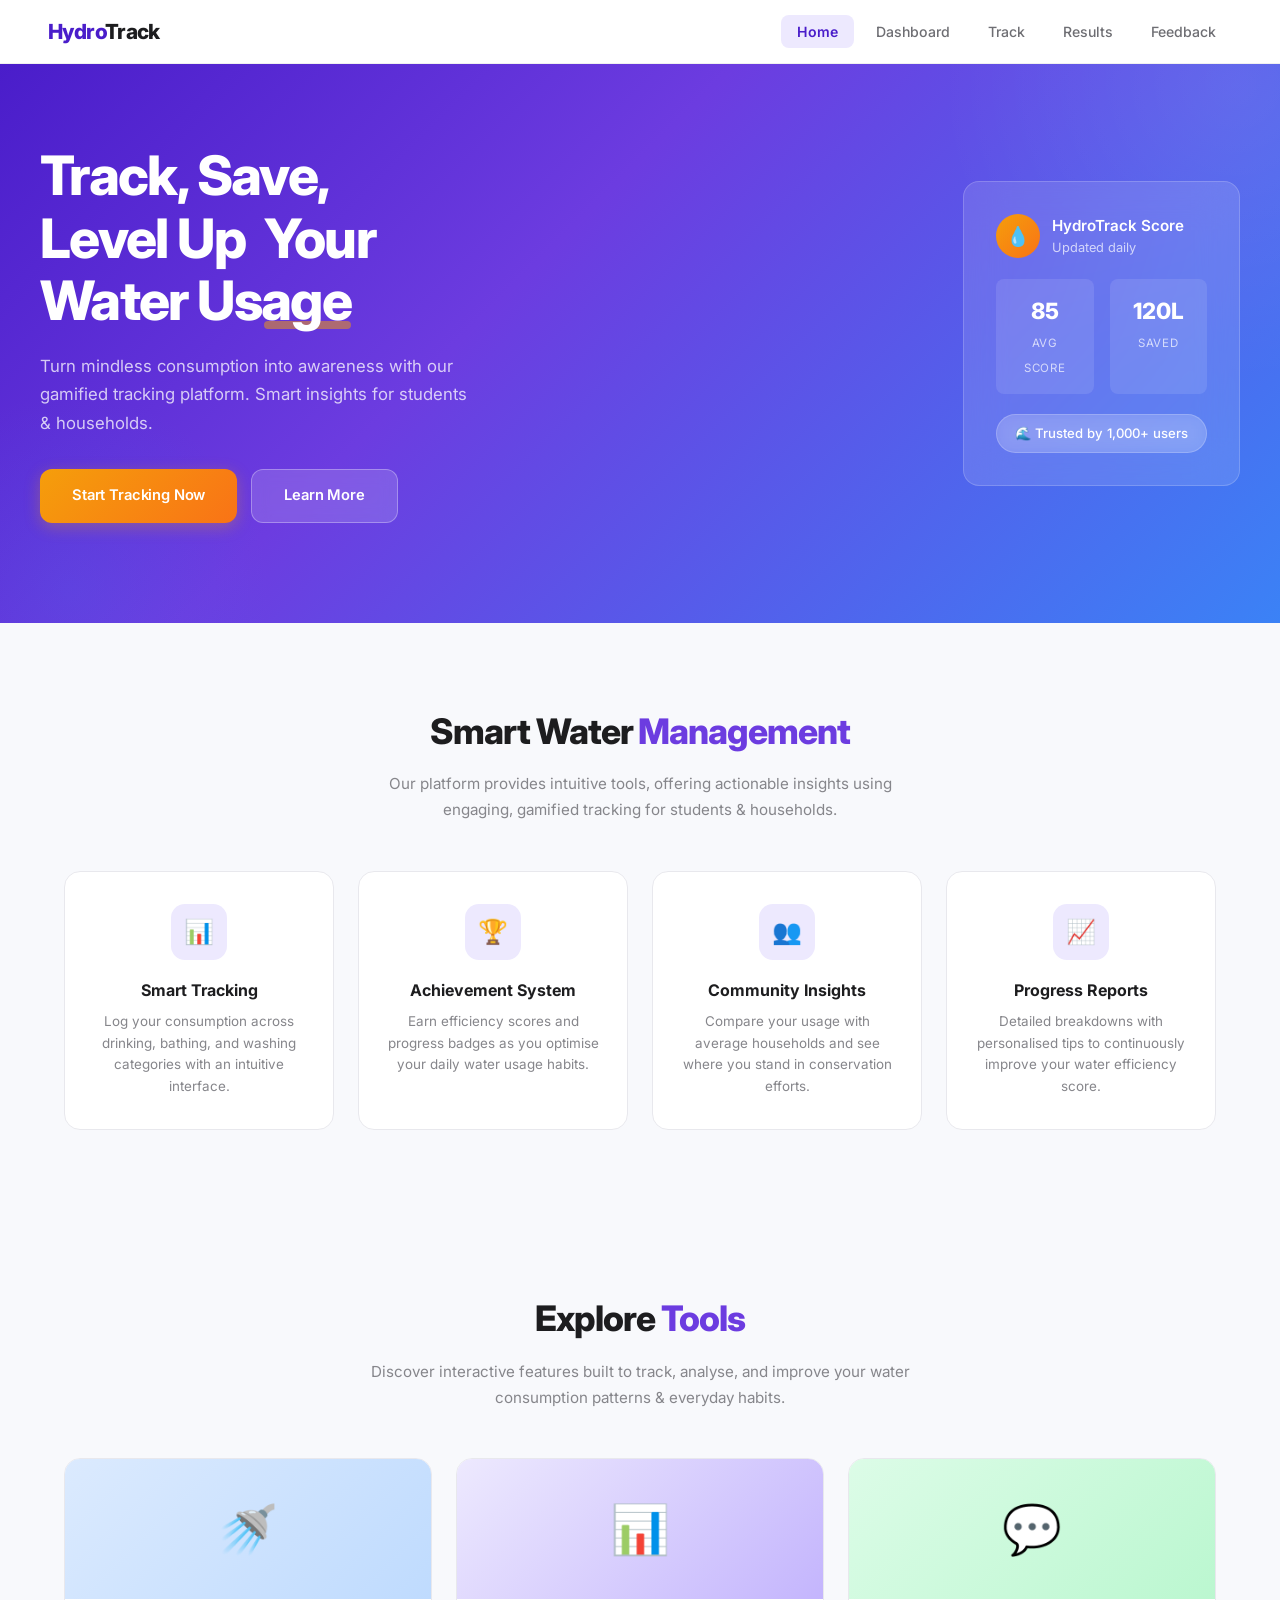
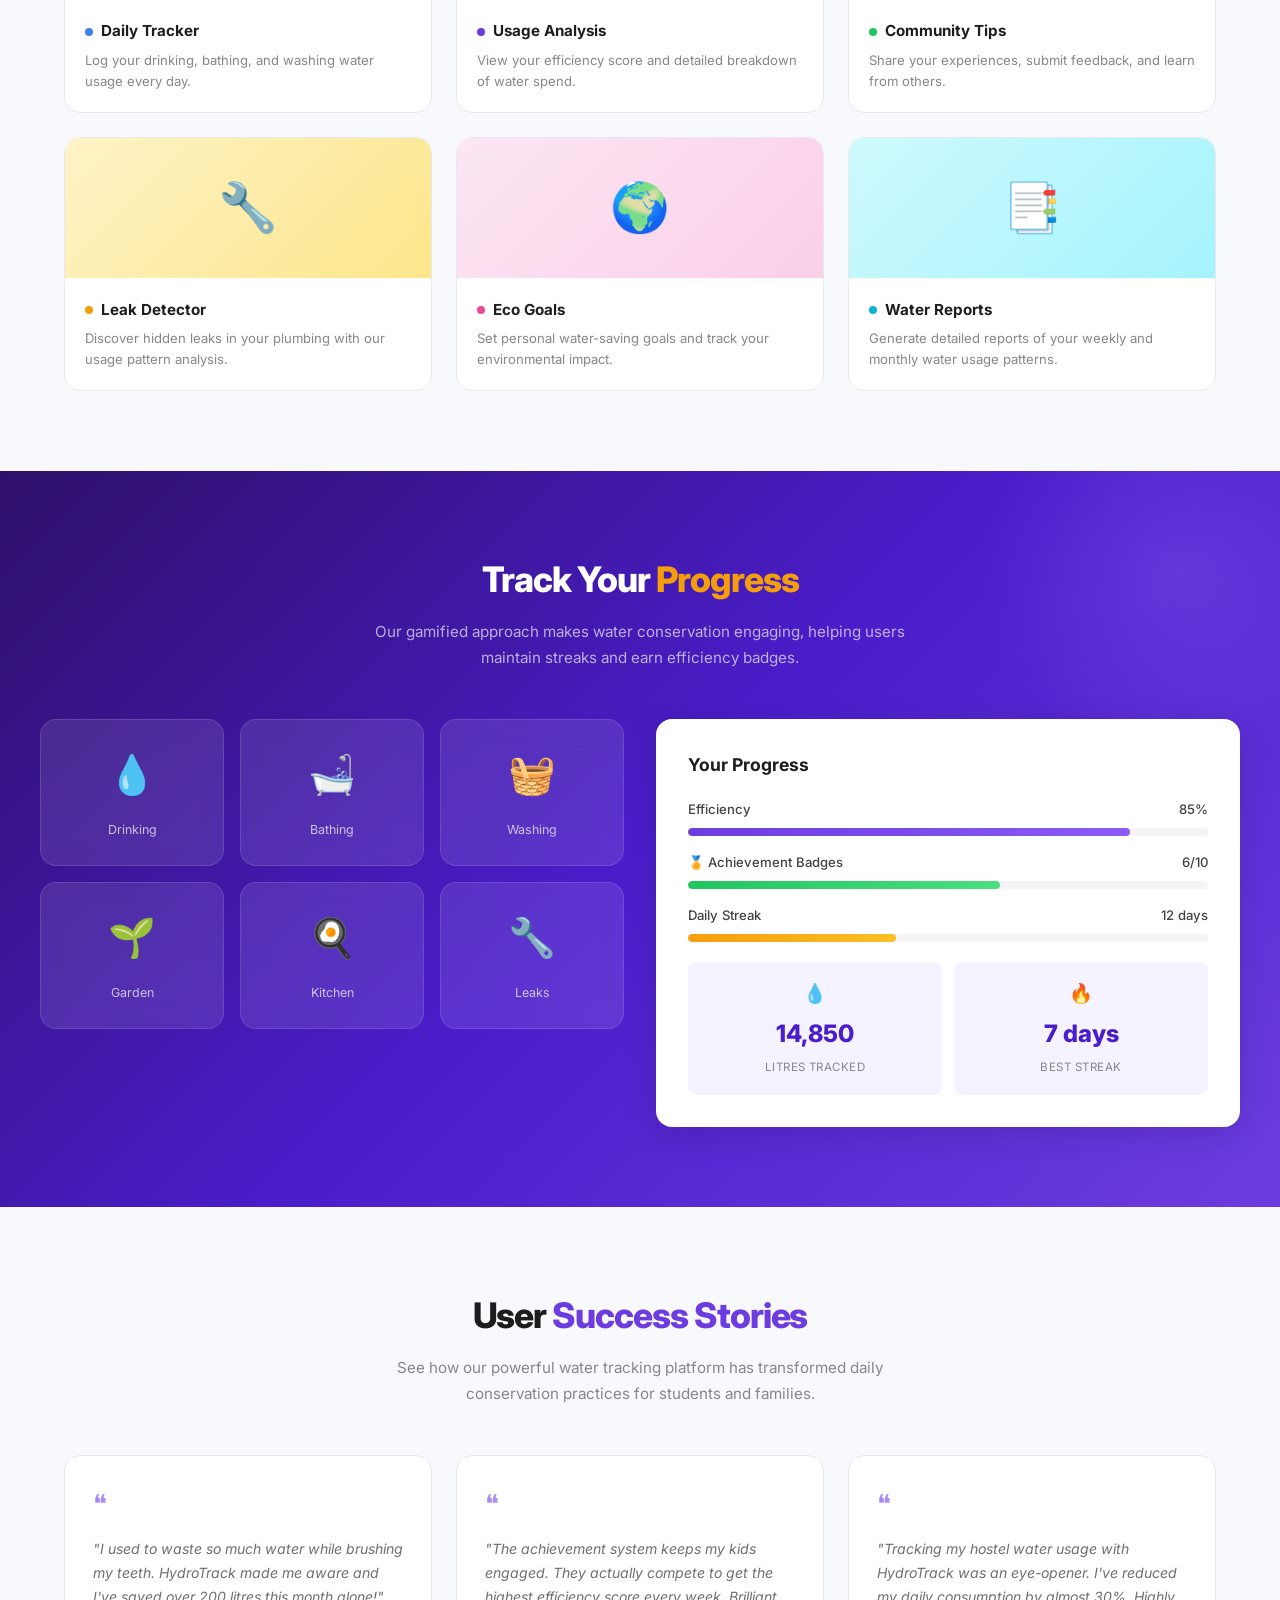
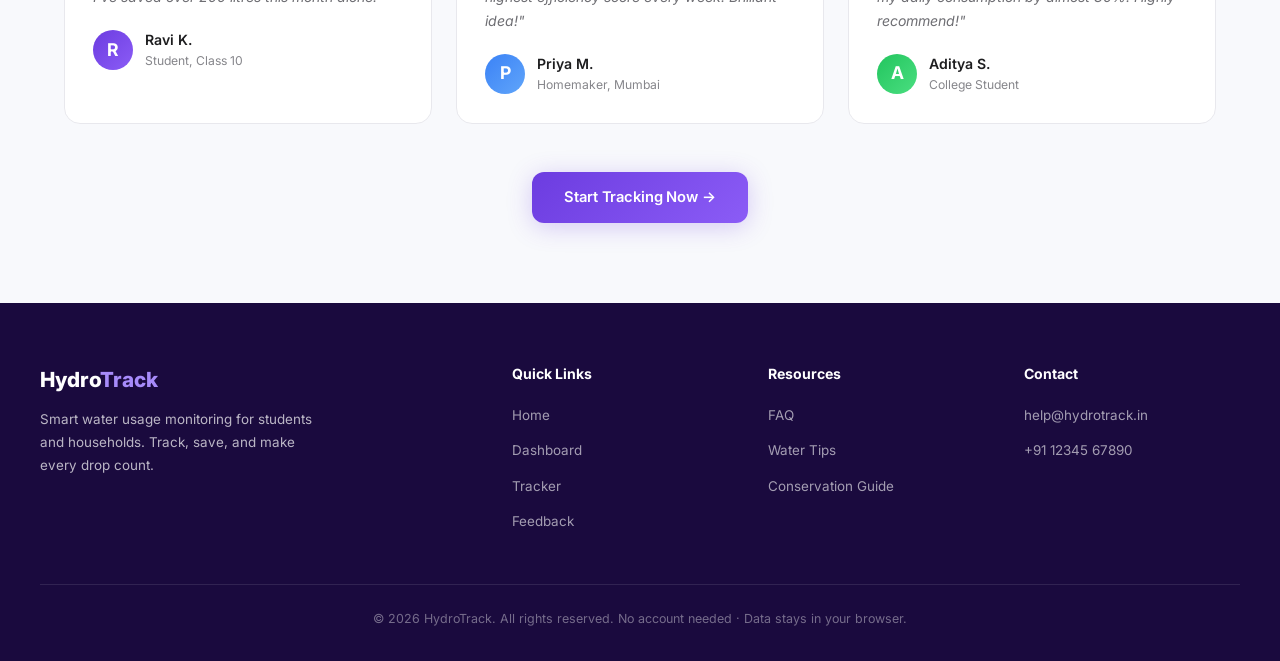
<file: index.html>
<!DOCTYPE html>
<html lang="en">
<head>
  <meta charset="UTF-8" />
  <meta name="viewport" content="width=device-width, initial-scale=1.0" />
  <meta name="description" content="HydroTrack – Smart Water Usage Monitor. Track your daily water consumption and improve efficiency." />
  <title>HydroTrack – Smart Water Usage Monitor</title>
  <link rel="stylesheet" href="style.css" />
</head>
<body style="padding-top:var(--nav-height);">

  <!-- Navbar -->
  <nav class="navbar">
    <a href="index.html" class="nav-logo">Hydro<span>Track</span></a>
    <button class="nav-toggle" id="nav-toggle" aria-label="Toggle menu">
      <span></span><span></span><span></span>
    </button>
    <ul class="nav-links" id="nav-links">
      <li><a href="index.html" class="active">Home</a></li>
      <li><a href="dashboard.html">Dashboard</a></li>
      <li><a href="tracker.html">Track</a></li>
      <li><a href="result.html">Results</a></li>
      <li><a href="feedback.html">Feedback</a></li>
    </ul>
  </nav>

  <!-- ===== HERO ===== -->
  <section class="hero-section fade-in">
    <div class="hero-inner">
      <div class="hero-text">
        <h1>Track, Save,<br>Level Up&nbsp; <span class="highlight">Your<br>Water Usage</span></h1>
        <p>Turn mindless consumption into awareness with our gamified tracking platform. Smart insights for students & households.</p>
        <div class="hero-buttons">
          <a href="login.html" class="btn btn-primary" id="start-btn">Start Tracking Now</a>
          <a href="#features" class="btn btn-secondary">Learn More</a>
        </div>
      </div>
      <div class="hero-card fade-in fade-in-delay">
        <div class="hero-card-header">
          <div class="hero-card-avatar">💧</div>
          <div>
            <p>HydroTrack Score</p>
            <p>Updated daily</p>
          </div>
        </div>
        <div class="hero-stat-row">
          <div class="hero-stat">
            <span class="stat-value">85</span>
            <span class="stat-label">Avg Score</span>
          </div>
          <div class="hero-stat">
            <span class="stat-value">120L</span>
            <span class="stat-label">Saved</span>
          </div>
        </div>
        <div class="hero-badge">🌊 Trusted by 1,000+ users</div>
      </div>
    </div>
  </section>

  <!-- ===== FEATURES ===== -->
  <section class="concept-section fade-in" id="features">
    <div class="concept-section-header">
      <h2>Smart Water <span class="accent">Management</span></h2>
      <p>Our platform provides intuitive tools, offering actionable insights using engaging, gamified tracking for students & households.</p>
    </div>
    <div class="features-grid">
      <div class="feature-card">
        <div class="feature-icon"><span>📊</span></div>
        <h3>Smart Tracking</h3>
        <p>Log your consumption across drinking, bathing, and washing categories with an intuitive interface.</p>
      </div>
      <div class="feature-card">
        <div class="feature-icon"><span>🏆</span></div>
        <h3>Achievement System</h3>
        <p>Earn efficiency scores and progress badges as you optimise your daily water usage habits.</p>
      </div>
      <div class="feature-card">
        <div class="feature-icon"><span>👥</span></div>
        <h3>Community Insights</h3>
        <p>Compare your usage with average households and see where you stand in conservation efforts.</p>
      </div>
      <div class="feature-card">
        <div class="feature-icon"><span>📈</span></div>
        <h3>Progress Reports</h3>
        <p>Detailed breakdowns with personalised tips to continuously improve your water efficiency score.</p>
      </div>
    </div>
  </section>

  <!-- ===== EXPLORE TOOLS ===== -->
  <section class="concept-section fade-in">
    <div class="concept-section-header">
      <h2>Explore <span class="accent">Tools</span></h2>
      <p>Discover interactive features built to track, analyse, and improve your water consumption patterns & everyday habits.</p>
    </div>
    <div class="tools-grid">
      <a href="tracker.html" class="tool-card">
        <div class="tool-card-img tc-blue">🚿</div>
        <div class="tool-card-body">
          <h3><span class="dot dot-blue"></span> Daily Tracker</h3>
          <p>Log your drinking, bathing, and washing water usage every day.</p>
        </div>
      </a>
      <a href="result.html" class="tool-card">
        <div class="tool-card-img tc-purple">📊</div>
        <div class="tool-card-body">
          <h3><span class="dot dot-purple"></span> Usage Analysis</h3>
          <p>View your efficiency score and detailed breakdown of water spend.</p>
        </div>
      </a>
      <a href="feedback.html" class="tool-card">
        <div class="tool-card-img tc-green">💬</div>
        <div class="tool-card-body">
          <h3><span class="dot dot-green"></span> Community Tips</h3>
          <p>Share your experiences, submit feedback, and learn from others.</p>
        </div>
      </a>
      <div class="tool-card">
        <div class="tool-card-img tc-orange">🔧</div>
        <div class="tool-card-body">
          <h3><span class="dot dot-orange"></span> Leak Detector</h3>
          <p>Discover hidden leaks in your plumbing with our usage pattern analysis.</p>
        </div>
      </div>
      <div class="tool-card">
        <div class="tool-card-img tc-pink">🌍</div>
        <div class="tool-card-body">
          <h3><span class="dot dot-pink"></span> Eco Goals</h3>
          <p>Set personal water-saving goals and track your environmental impact.</p>
        </div>
      </div>
      <div class="tool-card">
        <div class="tool-card-img tc-cyan">📑</div>
        <div class="tool-card-body">
          <h3><span class="dot dot-cyan"></span> Water Reports</h3>
          <p>Generate detailed reports of your weekly and monthly water usage patterns.</p>
        </div>
      </div>
    </div>
  </section>

  <!-- ===== PROGRESS SECTION ===== -->
  <section class="progress-section fade-in">
    <div class="progress-inner">
      <div class="concept-section-header">
        <h2>Track Your <span class="accent">Progress</span></h2>
        <p>Our gamified approach makes water conservation engaging, helping users maintain streaks and earn efficiency badges.</p>
      </div>
      <div class="progress-grid">
        <div class="progress-avatars">
          <div class="progress-avatar-card">
            <span class="avatar-emoji">💧</span>
            <span class="avatar-label">Drinking</span>
          </div>
          <div class="progress-avatar-card">
            <span class="avatar-emoji">🛁</span>
            <span class="avatar-label">Bathing</span>
          </div>
          <div class="progress-avatar-card">
            <span class="avatar-emoji">🧺</span>
            <span class="avatar-label">Washing</span>
          </div>
          <div class="progress-avatar-card">
            <span class="avatar-emoji">🌱</span>
            <span class="avatar-label">Garden</span>
          </div>
          <div class="progress-avatar-card">
            <span class="avatar-emoji">🍳</span>
            <span class="avatar-label">Kitchen</span>
          </div>
          <div class="progress-avatar-card">
            <span class="avatar-emoji">🔧</span>
            <span class="avatar-label">Leaks</span>
          </div>
        </div>
        <div class="progress-stats-card">
          <h3>Your Progress</h3>
          <div class="stat-bar">
            <div class="stat-bar-header">
              <span>Efficiency</span>
              <span>85%</span>
            </div>
            <div class="stat-bar-track">
              <div class="stat-bar-fill" style="width:85%;"></div>
            </div>
          </div>
          <div class="stat-bar">
            <div class="stat-bar-header">
              <span>🏅 Achievement Badges</span>
              <span>6/10</span>
            </div>
            <div class="stat-bar-track">
              <div class="stat-bar-fill green" style="width:60%;"></div>
            </div>
          </div>
          <div class="stat-bar">
            <div class="stat-bar-header">
              <span>Daily Streak</span>
              <span>12 days</span>
            </div>
            <div class="stat-bar-track">
              <div class="stat-bar-fill orange" style="width:40%;"></div>
            </div>
          </div>
          <div class="mini-stats">
            <div class="mini-stat">
              <div class="ms-icon">💧</div>
              <span class="ms-value">14,850</span>
              <span class="ms-label">Litres Tracked</span>
            </div>
            <div class="mini-stat">
              <div class="ms-icon">🔥</div>
              <span class="ms-value">7 days</span>
              <span class="ms-label">Best Streak</span>
            </div>
          </div>
        </div>
      </div>
    </div>
  </section>

  <!-- ===== TESTIMONIALS ===== -->
  <section class="concept-section fade-in">
    <div class="concept-section-header">
      <h2>User <span class="accent">Success Stories</span></h2>
      <p>See how our powerful water tracking platform has transformed daily conservation practices for students and families.</p>
    </div>
    <div class="testimonials-grid">
      <div class="testimonial-card">
        <span class="quote-icon">❝</span>
        <p>"I used to waste so much water while brushing my teeth. HydroTrack made me aware and I've saved over 200 litres this month alone!"</p>
        <div class="testimonial-author">
          <div class="testimonial-avatar ta-purple">R</div>
          <div>
            <div class="t-name">Ravi K.</div>
            <div class="t-role">Student, Class 10</div>
          </div>
        </div>
      </div>
      <div class="testimonial-card">
        <span class="quote-icon">❝</span>
        <p>"The achievement system keeps my kids engaged. They actually compete to get the highest efficiency score every week. Brilliant idea!"</p>
        <div class="testimonial-author">
          <div class="testimonial-avatar ta-blue">P</div>
          <div>
            <div class="t-name">Priya M.</div>
            <div class="t-role">Homemaker, Mumbai</div>
          </div>
        </div>
      </div>
      <div class="testimonial-card">
        <span class="quote-icon">❝</span>
        <p>"Tracking my hostel water usage with HydroTrack was an eye-opener. I've reduced my daily consumption by almost 30%. Highly recommend!"</p>
        <div class="testimonial-author">
          <div class="testimonial-avatar ta-green">A</div>
          <div>
            <div class="t-name">Aditya S.</div>
            <div class="t-role">College Student</div>
          </div>
        </div>
      </div>
    </div>
    <div class="cta-banner">
      <a href="login.html" class="btn btn-purple">Start Tracking Now →</a>
    </div>
  </section>

  <!-- ===== FOOTER ===== -->
  <footer class="site-footer">
    <div class="footer-inner">
      <div class="footer-brand">
        <div class="footer-logo">Hydro<span>Track</span></div>
        <p>Smart water usage monitoring for students and households. Track, save, and make every drop count.</p>
      </div>
      <div class="footer-col">
        <h4>Quick Links</h4>
        <ul>
          <li><a href="index.html">Home</a></li>
          <li><a href="dashboard.html">Dashboard</a></li>
          <li><a href="tracker.html">Tracker</a></li>
          <li><a href="feedback.html">Feedback</a></li>
        </ul>
      </div>
      <div class="footer-col">
        <h4>Resources</h4>
        <ul>
          <li><a href="#">FAQ</a></li>
          <li><a href="#">Water Tips</a></li>
          <li><a href="#">Conservation Guide</a></li>
        </ul>
      </div>
      <div class="footer-col">
        <h4>Contact</h4>
        <ul>
          <li><a href="#">help@hydrotrack.in</a></li>
          <li><a href="#">+91 12345 67890</a></li>
        </ul>
      </div>
    </div>
    <div class="footer-bottom">
      © 2026 HydroTrack. All rights reserved. No account needed · Data stays in your browser.
    </div>
  </footer>

  <script>
    // Mobile nav toggle
    var toggle = document.getElementById('nav-toggle');
    var links  = document.getElementById('nav-links');
    toggle.addEventListener('click', function () {
      toggle.classList.toggle('open');
      links.classList.toggle('open');
    });

    // Scroll-triggered fade-in
    (function () {
      var els = document.querySelectorAll('.fade-in');
      if (!('IntersectionObserver' in window)) return;
      var observer = new IntersectionObserver(function (entries) {
        entries.forEach(function (entry) {
          if (entry.isIntersecting) {
            entry.target.style.animationPlayState = 'running';
            observer.unobserve(entry.target);
          }
        });
      }, { threshold: 0.1 });
      els.forEach(function (el) {
        el.style.animationPlayState = 'paused';
        observer.observe(el);
      });
      // Always play hero immediately
      var hero = document.querySelector('.hero-section');
      if (hero) hero.style.animationPlayState = 'running';
    })();
  </script>
</body>
</html>
</file>
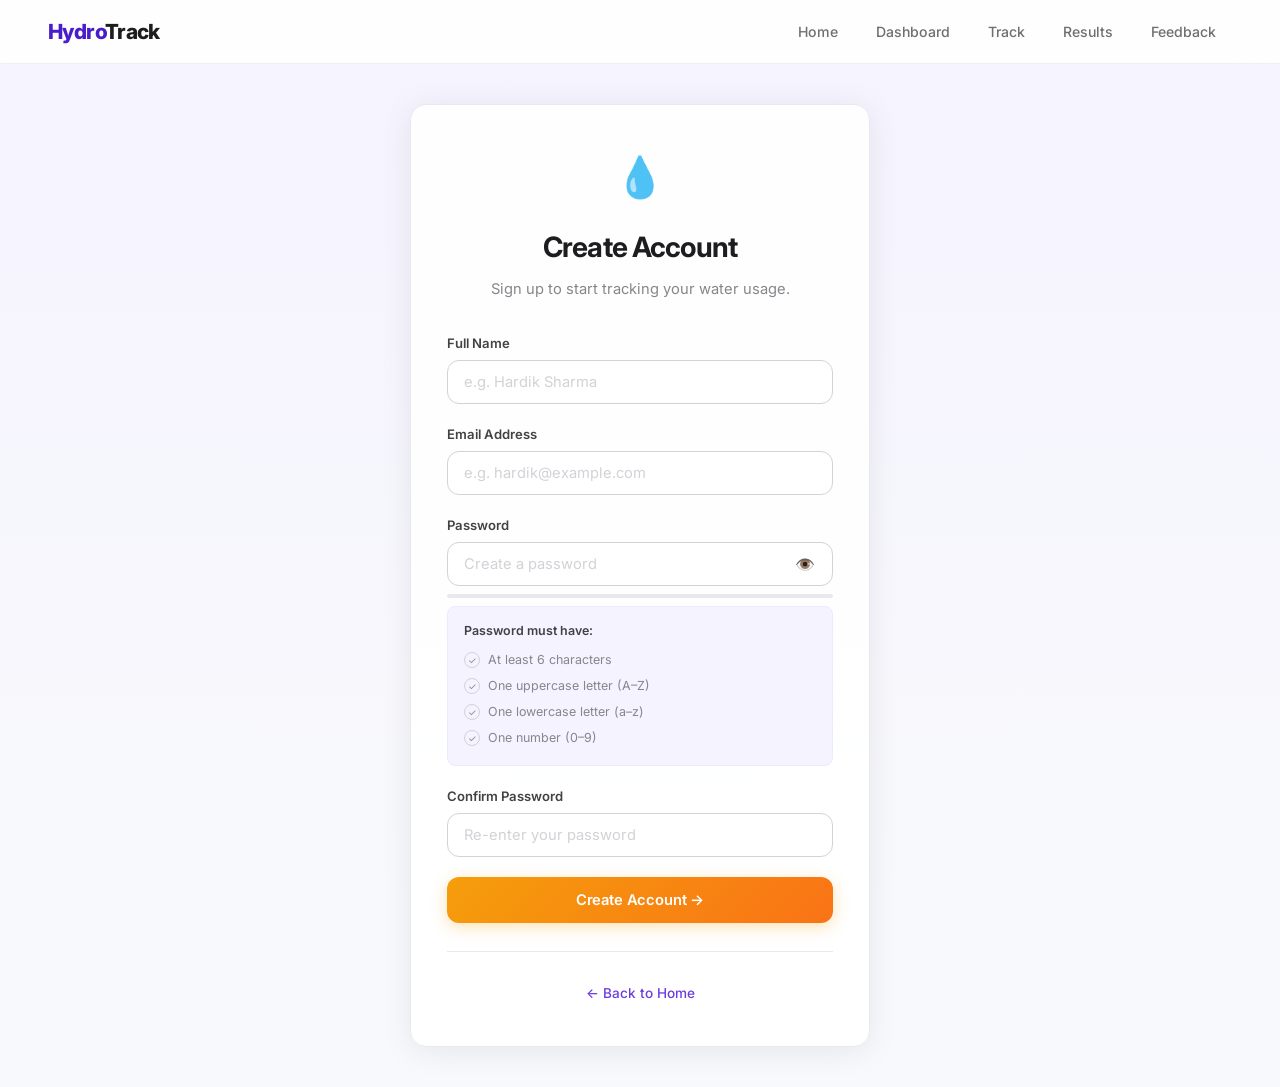
<file: dashboard.html>
<!DOCTYPE html>
<html lang="en">
<head>
  <meta charset="UTF-8" />
  <meta name="viewport" content="width=device-width, initial-scale=1.0" />
  <meta name="description" content="HydroTrack Dashboard – Navigate to water tracking, results, and feedback." />
  <title>Dashboard – HydroTrack</title>
  <link rel="stylesheet" href="style.css" />
</head>
<body>

  <!-- Navbar -->
  <nav class="navbar">
    <a href="index.html" class="nav-logo">Hydro<span>Track</span></a>
    <button class="nav-toggle" id="nav-toggle" aria-label="Toggle menu">
      <span></span><span></span><span></span>
    </button>
    <ul class="nav-links" id="nav-links">
      <li><a href="index.html">Home</a></li>
      <li><a href="dashboard.html" class="active">Dashboard</a></li>
      <li><a href="tracker.html">Track</a></li>
      <li><a href="result.html">Results</a></li>
      <li><a href="feedback.html">Feedback</a></li>
    </ul>
  </nav>

  <!-- Dashboard Content -->
  <section class="section fade-in">

    <!-- Gradient Welcome Banner -->
    <div class="dash-hero">
      <p class="welcome-label">Welcome back,</p>
      <p class="welcome-name" id="display-name">User</p>
      <p class="subtitle">What would you like to do today?</p>
    </div>

    <!-- Action Cards -->
    <div class="dash-grid fade-in fade-in-delay">
      <a href="tracker.html" class="dash-card" id="nav-tracker">
        <span class="card-emoji">🚿</span>
        <strong>Track Water</strong>
        <span class="card-label">Log daily usage</span>
      </a>
      <a href="result.html" class="dash-card" id="nav-result">
        <span class="card-emoji">📊</span>
        <strong>View Results</strong>
        <span class="card-label">See your score</span>
      </a>
      <a href="feedback.html" class="dash-card" id="nav-feedback">
        <span class="card-emoji">💬</span>
        <strong>Feedback</strong>
        <span class="card-label">Share your thoughts</span>
      </a>
    </div>

    <div class="text-center" style="margin-top:40px;">
      <a href="index.html" class="btn btn-ghost btn-sm" id="logout-btn" onclick="handleLogout()">
        Sign Out
      </a>
    </div>
  </section>

  <script>
    // Mobile nav toggle
    var toggle = document.getElementById('nav-toggle');
    var links  = document.getElementById('nav-links');
    toggle.addEventListener('click', function () {
      toggle.classList.toggle('open');
      links.classList.toggle('open');
    });

    (function () {
      var user = localStorage.getItem('hydrotrack_user');
      if (!user) { window.location.href = 'login.html'; return; }
      document.getElementById('display-name').textContent = user;
    })();

    function handleLogout() {
      localStorage.removeItem('hydrotrack_user');
      localStorage.removeItem('hydrotrack_score');
    }
  </script>
</body>
</html>
</file>
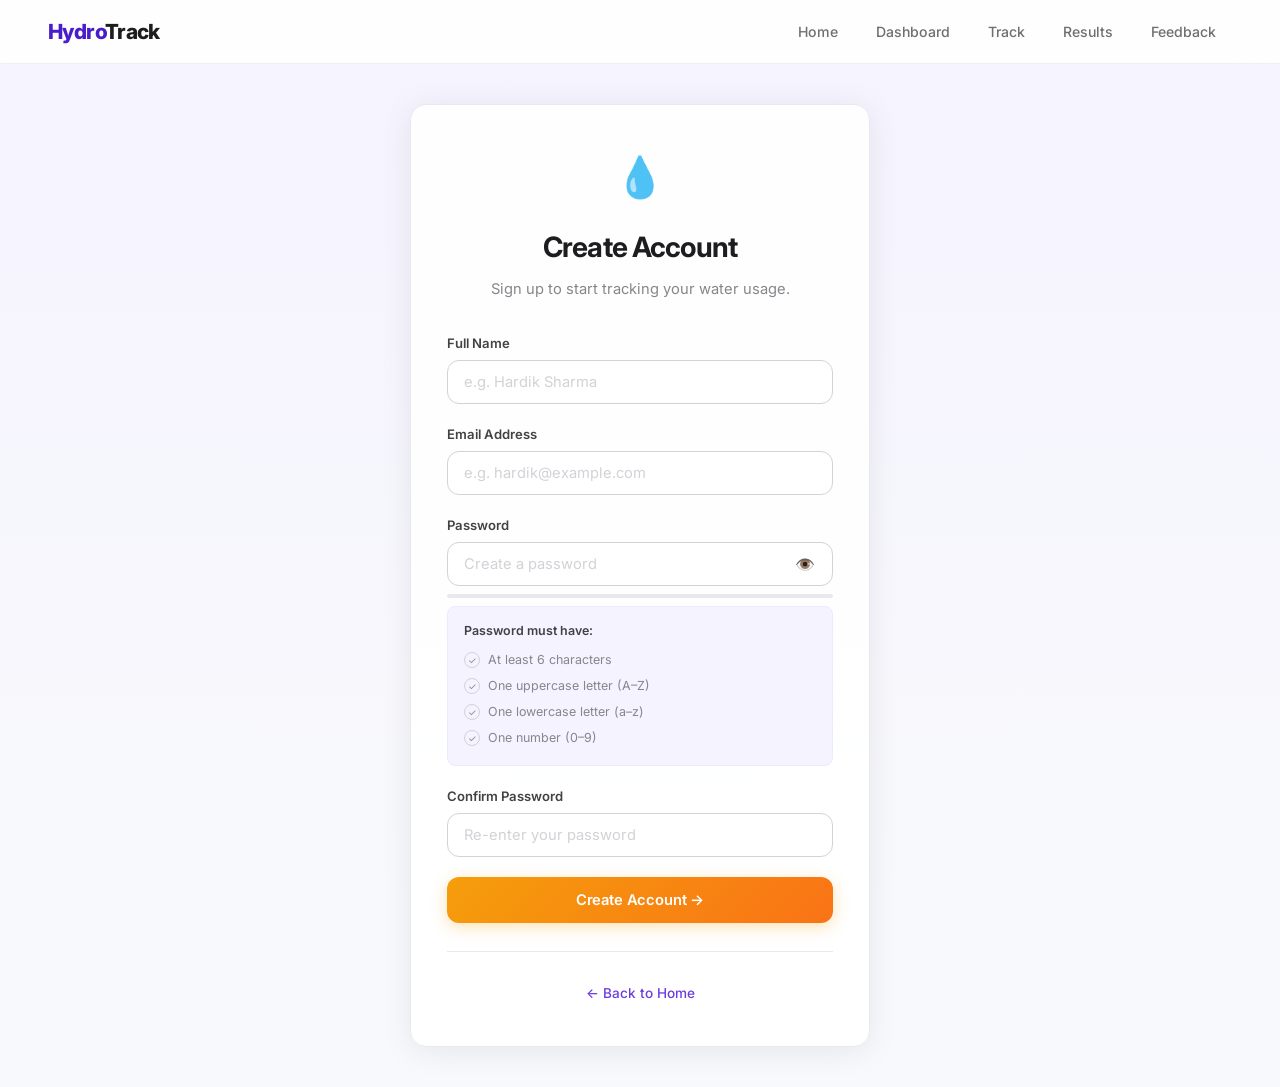
<file: feedback.html>
<!DOCTYPE html>
<html lang="en">
<head>
  <meta charset="UTF-8" />
  <meta name="viewport" content="width=device-width, initial-scale=1.0" />
  <meta name="description" content="Share your feedback about HydroTrack." />
  <title>Feedback – HydroTrack</title>
  <link rel="stylesheet" href="style.css" />
</head>
<body>

  <!-- Navbar -->
  <nav class="navbar">
    <a href="index.html" class="nav-logo">Hydro<span>Track</span></a>
    <button class="nav-toggle" id="nav-toggle" aria-label="Toggle menu">
      <span></span><span></span><span></span>
    </button>
    <ul class="nav-links" id="nav-links">
      <li><a href="index.html">Home</a></li>
      <li><a href="dashboard.html">Dashboard</a></li>
      <li><a href="tracker.html">Track</a></li>
      <li><a href="result.html">Results</a></li>
      <li><a href="feedback.html" class="active">Feedback</a></li>
    </ul>
  </nav>

  <!-- Feedback Form -->
  <div class="card-centered fade-in">
    <div class="card" style="max-width:480px;">
      <div class="text-center">
        <div class="card-icon">💬</div>
        <h1>Feedback</h1>
        <p class="subtitle">Help us improve HydroTrack with your thoughts.</p>
      </div>

      <div id="alert-success" class="alert alert-success">
        ✅ Thank you for your feedback! We truly appreciate it.
      </div>
      <div id="alert-error" class="alert alert-error"></div>

      <form id="feedback-form" onsubmit="return handleFeedback(event)">
        <div class="form-group">
          <label for="fb-name">Your Name</label>
          <input type="text" id="fb-name" placeholder="Your name" readonly />
        </div>

        <div class="form-group">
          <label for="fb-rating">Rating</label>
          <select id="fb-rating">
            <option value="">Select a rating</option>
            <option value="5">⭐⭐⭐⭐⭐ Excellent</option>
            <option value="4">⭐⭐⭐⭐ Good</option>
            <option value="3">⭐⭐⭐ Average</option>
            <option value="2">⭐⭐ Below Average</option>
            <option value="1">⭐ Poor</option>
          </select>
          <p class="error-msg" id="fb-rating-error">Please select a rating.</p>
        </div>

        <div class="form-group">
          <label for="fb-comment">Your Feedback</label>
          <textarea id="fb-comment" placeholder="What did you like? What can we improve?"></textarea>
          <p class="error-msg" id="fb-comment-error">Please enter your feedback.</p>
        </div>

        <button type="submit" class="btn btn-primary btn-block" id="fb-submit-btn">
          Submit Feedback
        </button>
      </form>

      <div class="divider"></div>
      <p class="text-center">
        <a href="dashboard.html" class="link">← Back to Dashboard</a>
      </p>
    </div>
  </div>

  <script>
    // Mobile nav toggle
    var toggle = document.getElementById('nav-toggle');
    var links  = document.getElementById('nav-links');
    toggle.addEventListener('click', function () {
      toggle.classList.toggle('open');
      links.classList.toggle('open');
    });

    (function () {
      var user = localStorage.getItem('hydrotrack_user');
      if (!user) { window.location.href = 'login.html'; return; }
      document.getElementById('fb-name').value = user;
    })();

    function handleFeedback(e) {
      e.preventDefault();
      var valid = true;

      var rating = document.getElementById('fb-rating');
      var rErr   = document.getElementById('fb-rating-error');
      rating.classList.remove('error');
      rErr.classList.remove('show');
      if (!rating.value) {
        rating.classList.add('error');
        rErr.classList.add('show');
        valid = false;
      }

      var comment = document.getElementById('fb-comment');
      var cErr    = document.getElementById('fb-comment-error');
      comment.classList.remove('error');
      cErr.classList.remove('show');
      if (!comment.value.trim()) {
        comment.classList.add('error');
        cErr.classList.add('show');
        valid = false;
      }

      if (!valid) return false;

      document.getElementById('feedback-form').style.display = 'none';
      document.getElementById('alert-success').classList.add('show');
      return false;
    }
  </script>
</body>
</html>
</file>
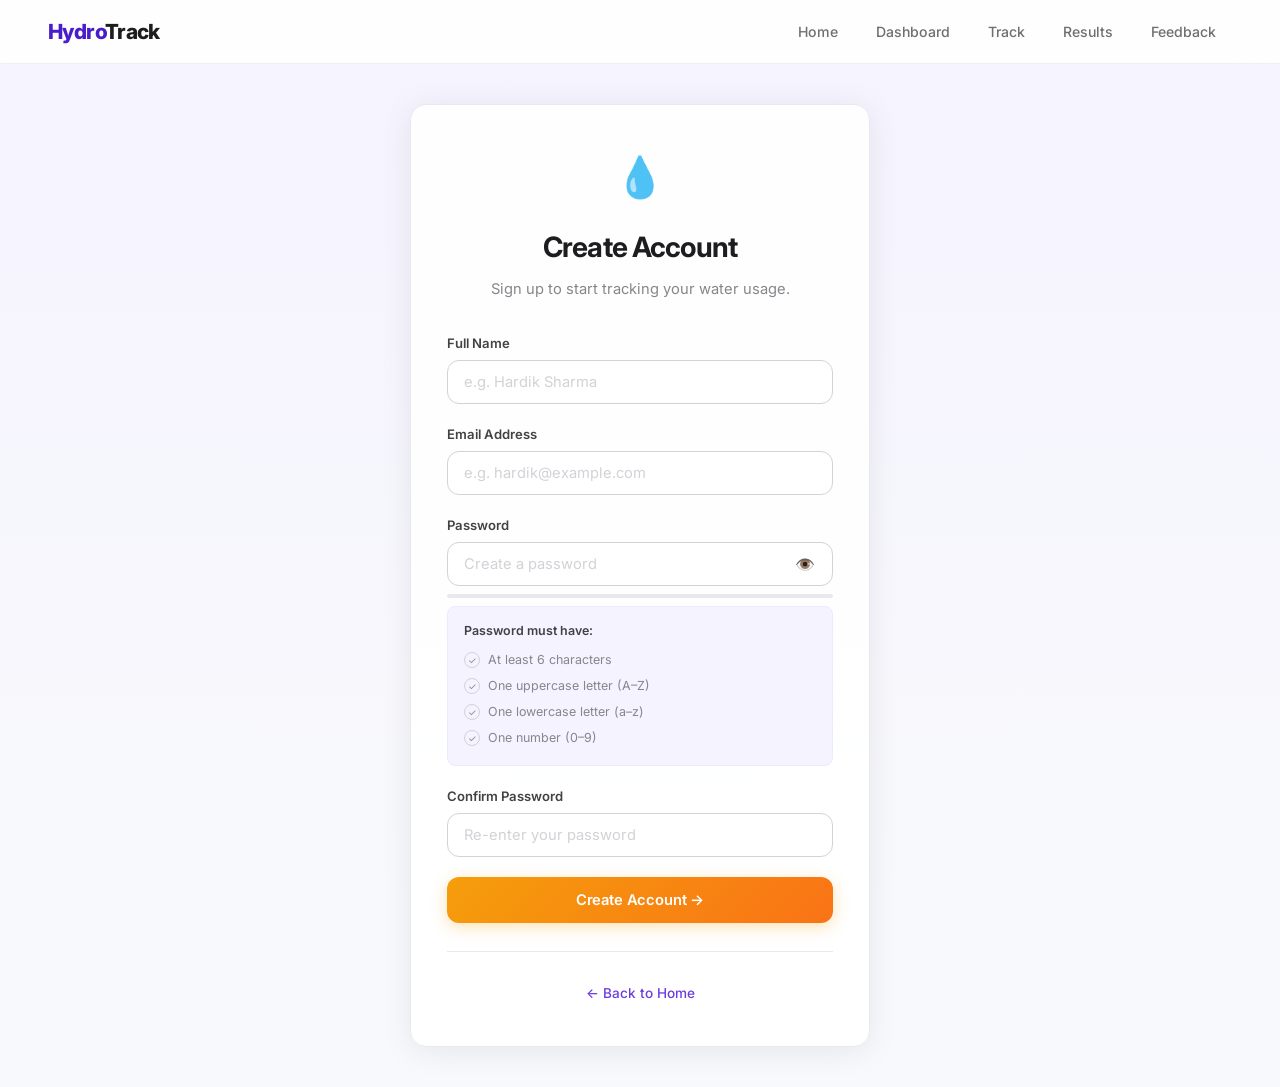
<file: login.html>
<!DOCTYPE html>
<html lang="en">
<head>
  <meta charset="UTF-8" />
  <meta name="viewport" content="width=device-width, initial-scale=1.0" />
  <meta name="description" content="Login to HydroTrack to start tracking your water usage." />
  <title>Login – HydroTrack</title>
  <link rel="stylesheet" href="style.css" />
  <style>
    /* Validation-specific styles */
    .validation-rules {
      background: var(--purple-50);
      border: 1px solid var(--purple-100);
      border-radius: var(--radius-xs);
      padding: 14px 16px;
      margin-top: 8px;
    }
    .validation-rules p {
      font-size: 0.78rem;
      font-weight: 600;
      color: var(--grey-600);
      margin-bottom: 6px;
    }
    .rule {
      display: flex;
      align-items: center;
      gap: 8px;
      font-size: 0.78rem;
      color: var(--grey-400);
      padding: 3px 0;
      transition: var(--transition);
    }
    .rule .rule-icon {
      width: 16px;
      height: 16px;
      border-radius: 50%;
      border: 1.5px solid var(--grey-300);
      display: flex;
      align-items: center;
      justify-content: center;
      font-size: 0.6rem;
      transition: var(--transition);
      flex-shrink: 0;
    }
    .rule.pass {
      color: #15803d;
    }
    .rule.pass .rule-icon {
      background: var(--green);
      border-color: var(--green);
      color: white;
    }
    .rule.fail {
      color: var(--red);
    }
    .rule.fail .rule-icon {
      border-color: var(--red);
      color: var(--red);
    }
    .password-toggle {
      position: absolute;
      right: 14px;
      top: 50%;
      transform: translateY(-50%);
      background: none;
      border: none;
      cursor: pointer;
      font-size: 1rem;
      color: var(--grey-400);
      padding: 4px;
    }
    .password-wrapper {
      position: relative;
    }
    .strength-bar {
      height: 4px;
      background: var(--grey-200);
      border-radius: 999px;
      margin-top: 8px;
      overflow: hidden;
    }
    .strength-bar-fill {
      height: 100%;
      border-radius: 999px;
      width: 0%;
      transition: width 0.4s ease, background 0.4s ease;
    }
    .strength-label {
      font-size: 0.72rem;
      font-weight: 600;
      margin-top: 4px;
      text-align: right;
    }
  </style>
</head>
<body class="rain-page">

  <!-- Falling Water Background -->
  <div class="rain-bg">
    <div class="drop" style="left:3%;  --dur:2.1s; --delay:0s;   --w:2px; --h:16px; --opacity:0.35;"></div>
    <div class="drop" style="left:8%;  --dur:2.8s; --delay:0.4s; --w:1.5px; --h:22px; --opacity:0.25;"></div>
    <div class="drop" style="left:14%; --dur:1.9s; --delay:0.8s; --w:2px; --h:14px; --opacity:0.4;"></div>
    <div class="drop" style="left:20%; --dur:2.5s; --delay:0.2s; --w:1.5px; --h:20px; --opacity:0.3;"></div>
    <div class="drop" style="left:27%; --dur:2.3s; --delay:1.1s; --w:2px; --h:18px; --opacity:0.35;"></div>
    <div class="drop" style="left:33%; --dur:3.0s; --delay:0.6s; --w:1px; --h:24px; --opacity:0.2;"></div>
    <div class="drop" style="left:39%; --dur:2.0s; --delay:0.3s; --w:2px; --h:15px; --opacity:0.4;"></div>
    <div class="drop" style="left:45%; --dur:2.6s; --delay:1.4s; --w:1.5px; --h:19px; --opacity:0.3;"></div>
    <div class="drop" style="left:52%; --dur:2.2s; --delay:0.7s; --w:2px; --h:17px; --opacity:0.35;"></div>
    <div class="drop" style="left:58%; --dur:2.9s; --delay:0.1s; --w:1px; --h:22px; --opacity:0.25;"></div>
    <div class="drop" style="left:63%; --dur:1.8s; --delay:1.0s; --w:2px; --h:13px; --opacity:0.45;"></div>
    <div class="drop" style="left:69%; --dur:2.4s; --delay:0.5s; --w:1.5px; --h:20px; --opacity:0.3;"></div>
    <div class="drop" style="left:74%; --dur:2.7s; --delay:1.3s; --w:2px; --h:16px; --opacity:0.35;"></div>
    <div class="drop" style="left:80%; --dur:2.1s; --delay:0.9s; --w:1px; --h:18px; --opacity:0.2;"></div>
    <div class="drop" style="left:85%; --dur:2.5s; --delay:0.2s; --w:2px; --h:21px; --opacity:0.3;"></div>
    <div class="drop" style="left:90%; --dur:1.7s; --delay:0.6s; --w:1.5px; --h:14px; --opacity:0.4;"></div>
    <div class="drop" style="left:95%; --dur:2.8s; --delay:1.2s; --w:1px; --h:24px; --opacity:0.2;"></div>
    <div class="drop" style="left:11%; --dur:3.2s; --delay:1.5s; --w:1.5px; --h:26px; --opacity:0.18;"></div>
    <div class="drop" style="left:47%; --dur:3.4s; --delay:0.8s; --w:1px; --h:28px; --opacity:0.15;"></div>
    <div class="drop" style="left:76%; --dur:3.1s; --delay:1.7s; --w:1.5px; --h:25px; --opacity:0.2;"></div>
  </div>

  <!-- Navbar -->
  <nav class="navbar">
    <a href="index.html" class="nav-logo">Hydro<span>Track</span></a>
    <button class="nav-toggle" id="nav-toggle" aria-label="Toggle menu">
      <span></span><span></span><span></span>
    </button>
    <ul class="nav-links" id="nav-links">
      <li><a href="index.html">Home</a></li>
      <li><a href="dashboard.html">Dashboard</a></li>
      <li><a href="tracker.html">Track</a></li>
      <li><a href="result.html">Results</a></li>
      <li><a href="feedback.html">Feedback</a></li>
    </ul>
  </nav>

  <!-- Login Card -->
  <div class="card-centered fade-in">
    <div class="card" style="backdrop-filter:blur(12px); -webkit-backdrop-filter:blur(12px); background:rgba(255,255,255,0.88); box-shadow:0 4px 32px rgba(0,0,0,0.08); max-width:460px;">
      <div class="text-center">
        <div class="card-icon">💧</div>
        <h1>Create Account</h1>
        <p class="subtitle">Sign up to start tracking your water usage.</p>
      </div>

      <div id="alert-success" class="alert alert-success">
        ✅ Account created successfully! Redirecting…
      </div>
      <div id="alert-error" class="alert alert-error"></div>

      <form id="login-form" onsubmit="return handleLogin(event)" novalidate>

        <!-- Name Field -->
        <div class="form-group">
          <label for="username">Full Name</label>
          <input type="text" id="username" placeholder="e.g. Hardik Sharma" autocomplete="name" />
          <p class="error-msg" id="username-error">Name must be at least 3 characters.</p>
        </div>

        <!-- Email Field -->
        <div class="form-group">
          <label for="email">Email Address</label>
          <input type="email" id="email" placeholder="e.g. hardik@example.com" autocomplete="email" />
          <p class="error-msg" id="email-error">Please enter a valid email address.</p>
        </div>

        <!-- Password Field -->
        <div class="form-group">
          <label for="password">Password</label>
          <div class="password-wrapper">
            <input type="password" id="password" placeholder="Create a password" autocomplete="new-password" />
            <button type="button" class="password-toggle" id="toggle-pw" onclick="togglePassword()">👁️</button>
          </div>

          <!-- Password Strength Bar -->
          <div class="strength-bar">
            <div class="strength-bar-fill" id="strength-fill"></div>
          </div>
          <div class="strength-label" id="strength-label"></div>

          <!-- Live Validation Rules -->
          <div class="validation-rules" id="pw-rules">
            <p>Password must have:</p>
            <div class="rule" id="rule-length">
              <span class="rule-icon">✓</span>
              <span>At least 6 characters</span>
            </div>
            <div class="rule" id="rule-upper">
              <span class="rule-icon">✓</span>
              <span>One uppercase letter (A–Z)</span>
            </div>
            <div class="rule" id="rule-lower">
              <span class="rule-icon">✓</span>
              <span>One lowercase letter (a–z)</span>
            </div>
            <div class="rule" id="rule-number">
              <span class="rule-icon">✓</span>
              <span>One number (0–9)</span>
            </div>
          </div>
          <p class="error-msg" id="password-error">Password does not meet the requirements.</p>
        </div>

        <!-- Confirm Password -->
        <div class="form-group">
          <label for="confirm-password">Confirm Password</label>
          <input type="password" id="confirm-password" placeholder="Re-enter your password" autocomplete="new-password" />
          <p class="error-msg" id="confirm-error">Passwords do not match.</p>
        </div>

        <button type="submit" class="btn btn-primary btn-block" id="login-btn">
          Create Account →
        </button>
      </form>

      <div class="divider"></div>
      <p class="text-center">
        <a href="index.html" class="link">← Back to Home</a>
      </p>
    </div>
  </div>

  <script>
    // ===== Mobile nav toggle =====
    var toggle = document.getElementById('nav-toggle');
    var links  = document.getElementById('nav-links');
    toggle.addEventListener('click', function () {
      toggle.classList.toggle('open');
      links.classList.toggle('open');
    });

    // ===== Toggle password visibility =====
    function togglePassword() {
      var pw = document.getElementById('password');
      var btn = document.getElementById('toggle-pw');
      if (pw.type === 'password') {
        pw.type = 'text';
        btn.textContent = '🙈';
      } else {
        pw.type = 'password';
        btn.textContent = '👁️';
      }
    }

    // ===== Live password validation =====
    var passwordInput = document.getElementById('password');
    passwordInput.addEventListener('input', function () {
      var val = this.value;

      // Check each rule
      checkRule('rule-length', val.length >= 6);
      checkRule('rule-upper',  /[A-Z]/.test(val));
      checkRule('rule-lower',  /[a-z]/.test(val));
      checkRule('rule-number', /[0-9]/.test(val));

      // Update strength bar
      updateStrength(val);
    });

    function checkRule(id, passed) {
      var el = document.getElementById(id);
      if (passed) {
        el.classList.add('pass');
        el.classList.remove('fail');
      } else {
        el.classList.remove('pass');
        el.classList.remove('fail');
      }
    }

    function updateStrength(val) {
      var score = 0;
      if (val.length >= 6)        score++;
      if (/[A-Z]/.test(val))      score++;
      if (/[a-z]/.test(val))      score++;
      if (/[0-9]/.test(val))      score++;

      var fill  = document.getElementById('strength-fill');
      var label = document.getElementById('strength-label');

      var widths  = ['0%', '25%', '50%', '75%', '100%'];
      var colors  = ['', '#ef4444', '#f59e0b', '#3b82f6', '#22c55e'];
      var labels  = ['', 'Weak', 'Fair', 'Good', 'Strong'];
      var lColors = ['', '#ef4444', '#f59e0b', '#3b82f6', '#15803d'];

      fill.style.width      = widths[score];
      fill.style.background = colors[score];
      label.textContent     = val.length > 0 ? labels[score] : '';
      label.style.color     = lColors[score];
    }

    // ===== Form submission with validation =====
    function handleLogin(e) {
      e.preventDefault();
      var valid = true;

      // --- 1. Validate Name (min 3 chars, letters/spaces only) ---
      var nameInput = document.getElementById('username');
      var nameErr   = document.getElementById('username-error');
      var name      = nameInput.value.trim();

      nameInput.classList.remove('error');
      nameErr.classList.remove('show');

      if (name.length < 3) {
        nameInput.classList.add('error');
        nameErr.textContent = 'Name must be at least 3 characters.';
        nameErr.classList.add('show');
        valid = false;
      } else if (!/^[a-zA-Z\s]+$/.test(name)) {
        nameInput.classList.add('error');
        nameErr.textContent = 'Name can only contain letters and spaces.';
        nameErr.classList.add('show');
        valid = false;
      }

      // --- 2. Validate Email (regex pattern check) ---
      var emailInput = document.getElementById('email');
      var emailErr   = document.getElementById('email-error');
      var email      = emailInput.value.trim();
      var emailRegex = /^[a-zA-Z0-9._%+\-]+@[a-zA-Z0-9.\-]+\.[a-zA-Z]{2,}$/;

      emailInput.classList.remove('error');
      emailErr.classList.remove('show');

      if (!email) {
        emailInput.classList.add('error');
        emailErr.textContent = 'Email address is required.';
        emailErr.classList.add('show');
        valid = false;
      } else if (!emailRegex.test(email)) {
        emailInput.classList.add('error');
        emailErr.textContent = 'Please enter a valid email (e.g. name@example.com).';
        emailErr.classList.add('show');
        valid = false;
      }

      // --- 3. Validate Password (4 rules) ---
      var pwInput = document.getElementById('password');
      var pwErr   = document.getElementById('password-error');
      var pw      = pwInput.value;

      pwInput.classList.remove('error');
      pwErr.classList.remove('show');

      var hasLength = pw.length >= 6;
      var hasUpper  = /[A-Z]/.test(pw);
      var hasLower  = /[a-z]/.test(pw);
      var hasNumber = /[0-9]/.test(pw);

      if (!hasLength || !hasUpper || !hasLower || !hasNumber) {
        pwInput.classList.add('error');
        // Mark failing rules in red
        if (!hasLength) document.getElementById('rule-length').classList.add('fail');
        if (!hasUpper)  document.getElementById('rule-upper').classList.add('fail');
        if (!hasLower)  document.getElementById('rule-lower').classList.add('fail');
        if (!hasNumber) document.getElementById('rule-number').classList.add('fail');
        pwErr.classList.add('show');
        valid = false;
      }

      // --- 4. Validate Confirm Password (must match) ---
      var cpInput = document.getElementById('confirm-password');
      var cpErr   = document.getElementById('confirm-error');

      cpInput.classList.remove('error');
      cpErr.classList.remove('show');

      if (cpInput.value !== pw) {
        cpInput.classList.add('error');
        cpErr.classList.add('show');
        valid = false;
      }

      // --- All passed → Save & redirect ---
      if (valid) {
        localStorage.setItem('hydrotrack_user', name);
        localStorage.setItem('hydrotrack_email', email);

        // Show success alert
        document.getElementById('login-form').style.display = 'none';
        document.getElementById('alert-success').classList.add('show');

        setTimeout(function () {
          window.location.href = 'dashboard.html';
        }, 1200);
      }

      return false;
    }
  </script>
</body>
</html>
</file>
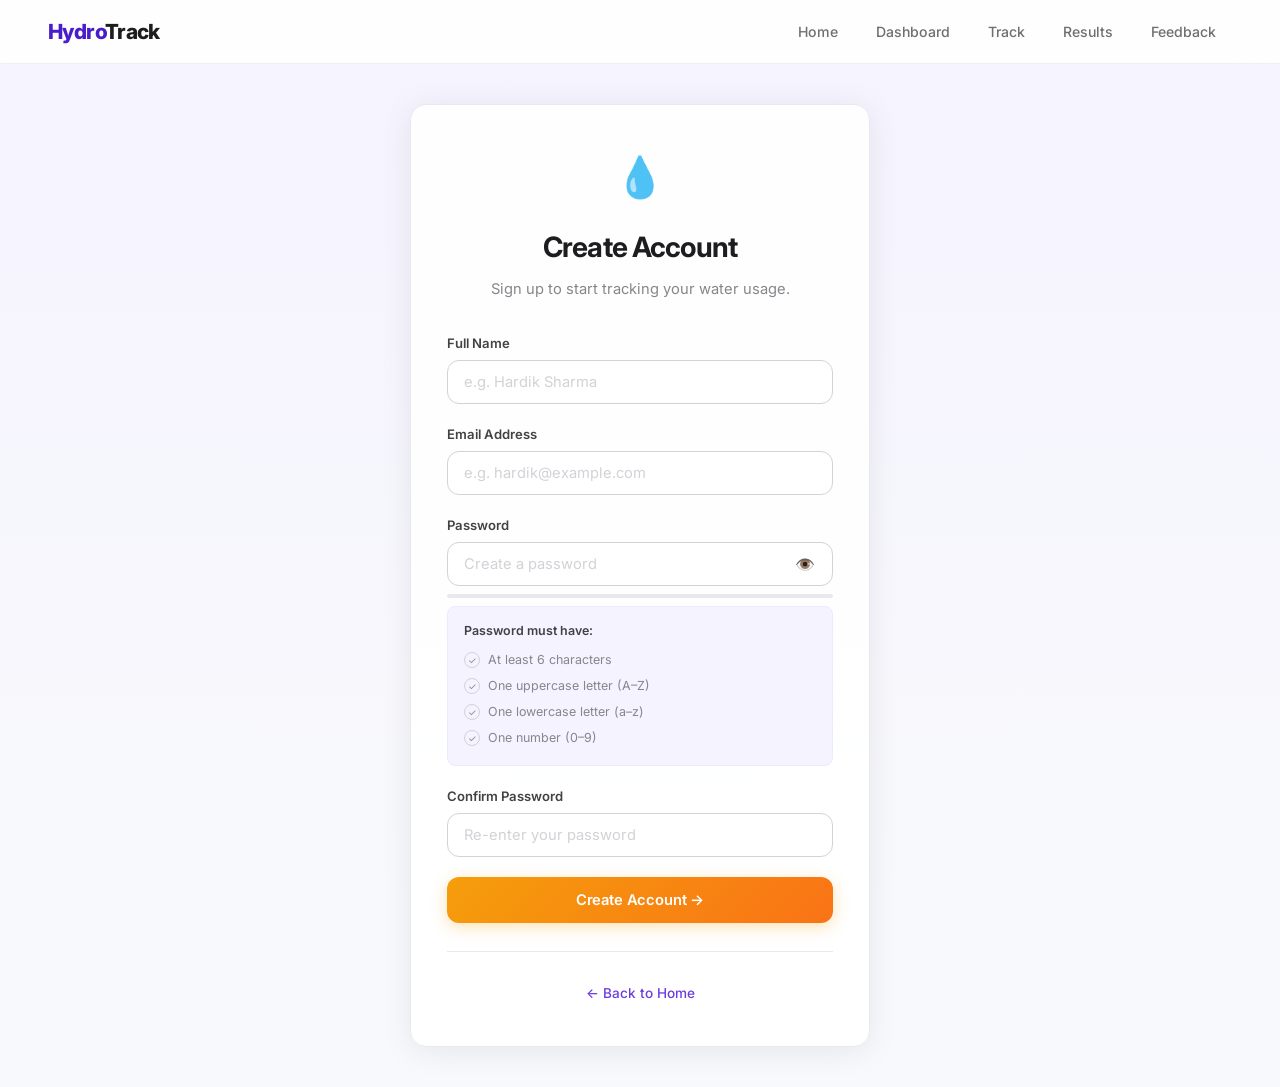
<file: result.html>
<!DOCTYPE html>
<html lang="en">
<head>
  <meta charset="UTF-8" />
  <meta name="viewport" content="width=device-width, initial-scale=1.0" />
  <meta name="description" content="View your water efficiency score and personalised tips." />
  <title>Results – HydroTrack</title>
  <link rel="stylesheet" href="style.css" />
</head>
<body>

  <!-- Navbar -->
  <nav class="navbar">
    <a href="index.html" class="nav-logo">Hydro<span>Track</span></a>
    <button class="nav-toggle" id="nav-toggle" aria-label="Toggle menu">
      <span></span><span></span><span></span>
    </button>
    <ul class="nav-links" id="nav-links">
      <li><a href="index.html">Home</a></li>
      <li><a href="dashboard.html">Dashboard</a></li>
      <li><a href="tracker.html">Track</a></li>
      <li><a href="result.html" class="active">Results</a></li>
      <li><a href="feedback.html">Feedback</a></li>
    </ul>
  </nav>

  <!-- Result -->
  <div class="card-centered fade-in">
    <div class="card" style="max-width:480px;">
      <div class="text-center">
        <h1>Your Results</h1>
        <p class="subtitle" style="margin-bottom:8px;">Here's how you did, <strong id="result-user">User</strong>.</p>
      </div>

      <!-- Score -->
      <div class="score-container">
        <div class="score-ring" id="score-ring">--</div>
        <div class="result-badge" id="result-badge">Calculating…</div>
        <p class="result-detail" id="result-msg"></p>
      </div>

      <!-- Tips -->
      <div class="tips-box" id="tips-box">
        <h3>💡 Tips to improve</h3>
        <ul id="tips-list"></ul>
      </div>

      <div class="btn-group">
        <a href="tracker.html" class="btn btn-primary btn-sm" id="retry-btn">Try Again</a>
        <a href="dashboard.html" class="btn btn-outline btn-sm" id="dash-btn">Dashboard</a>
      </div>
    </div>
  </div>

  <script>
    // Mobile nav toggle
    var toggle = document.getElementById('nav-toggle');
    var links  = document.getElementById('nav-links');
    toggle.addEventListener('click', function () {
      toggle.classList.toggle('open');
      links.classList.toggle('open');
    });

    (function () {
      var user  = localStorage.getItem('hydrotrack_user');
      var score = localStorage.getItem('hydrotrack_score');

      if (!user)          { window.location.href = 'login.html';   return; }
      if (score === null)  { window.location.href = 'tracker.html'; return; }

      var s = Number(score);
      document.getElementById('result-user').textContent = user;
      document.getElementById('score-ring').textContent  = s;

      var ring  = document.getElementById('score-ring');
      var badge = document.getElementById('result-badge');
      var msg   = document.getElementById('result-msg');
      var tips  = document.getElementById('tips-list');

      if (s > 80) {
        ring.classList.add('efficient');
        badge.classList.add('efficient');
        badge.textContent = '🌟 Efficient';
        msg.textContent = 'Great job! Your water usage is very efficient. Keep it up!';
        tips.innerHTML =
          '<li>Continue your excellent water-saving habits.</li>' +
          '<li>Consider rainwater harvesting for even more savings.</li>' +
          '<li>Share your tips with friends and family.</li>';
      } else if (s >= 50) {
        ring.classList.add('moderate');
        badge.classList.add('moderate');
        badge.textContent = '⚡ Moderate';
        msg.textContent = 'Not bad — small changes can make a big difference.';
        tips.innerHTML =
          '<li>Try shorter showers — 2 minutes less saves ~20 litres.</li>' +
          '<li>Turn off the tap while brushing teeth.</li>' +
          '<li>Use a bucket instead of a running hose for cleaning.</li>' +
          '<li>Fix any dripping taps — they waste up to 15 litres a day.</li>';
      } else {
        ring.classList.add('wasteful');
        badge.classList.add('wasteful');
        badge.textContent = '⚠️ Wasteful';
        msg.textContent = 'Your water usage is high. Let\'s work on reducing it.';
        tips.innerHTML =
          '<li>Limit showers to 5 minutes with a low-flow showerhead.</li>' +
          '<li>Only run washing machines with full loads.</li>' +
          '<li>Sweep driveways instead of hosing them down.</li>' +
          '<li>Reuse rinse water for watering plants.</li>' +
          '<li>Check for hidden leaks in your plumbing.</li>';
      }
    })();
  </script>
</body>
</html>
</file>
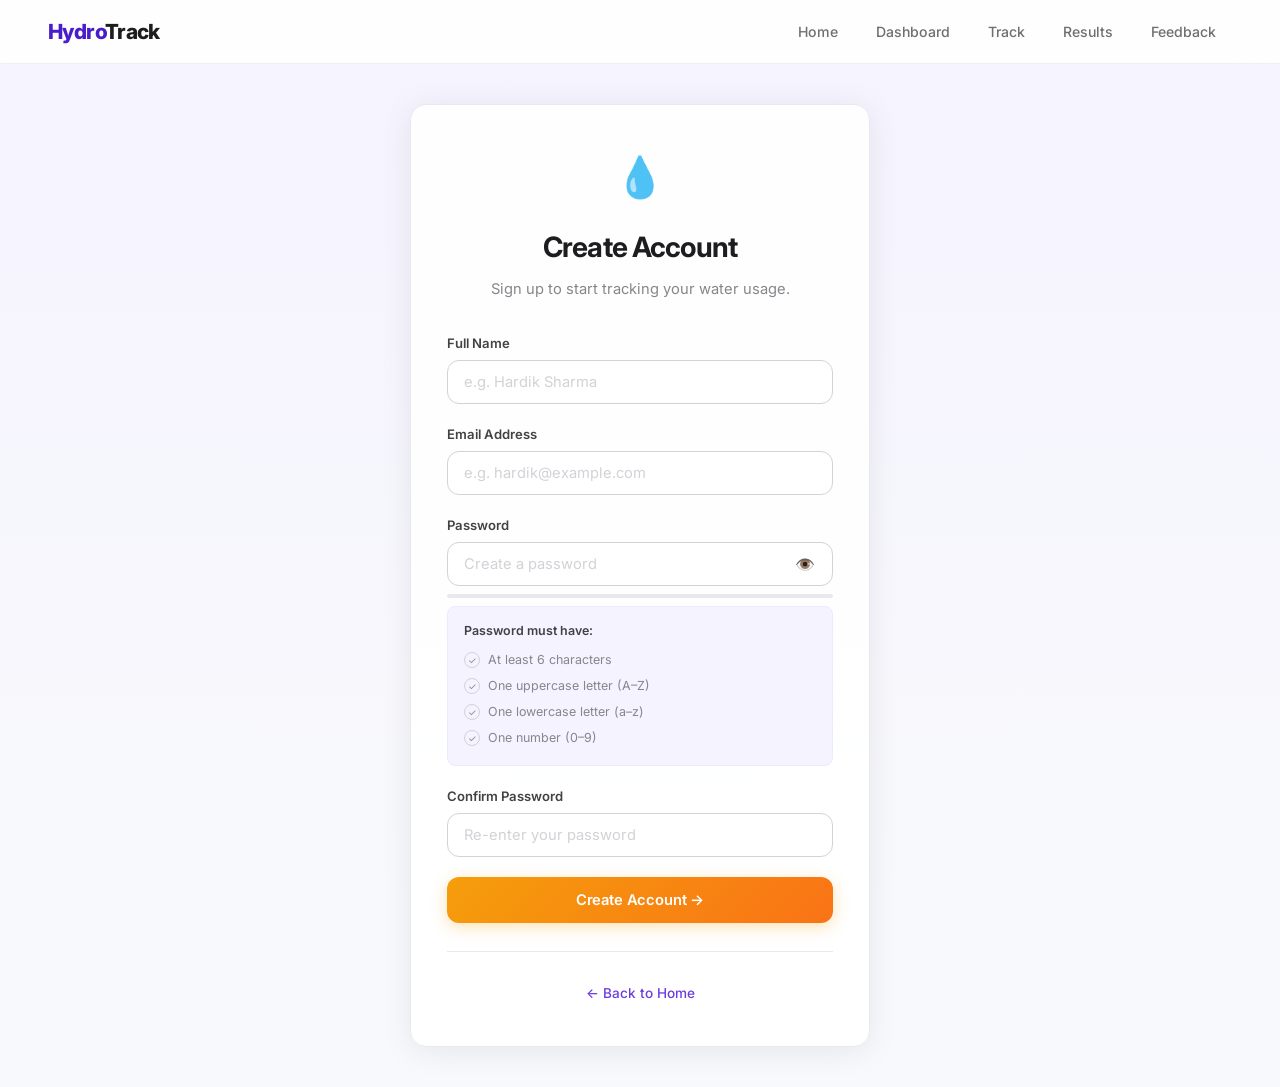
<file: tracker.html>
<!DOCTYPE html>
<html lang="en">
<head>
  <meta charset="UTF-8" />
  <meta name="viewport" content="width=device-width, initial-scale=1.0" />
  <meta name="description" content="Log your daily water usage for drinking, bathing, and washing." />
  <title>Water Tracker – HydroTrack</title>
  <link rel="stylesheet" href="style.css" />
</head>
<body>

  <!-- Navbar -->
  <nav class="navbar">
    <a href="index.html" class="nav-logo">Hydro<span>Track</span></a>
    <button class="nav-toggle" id="nav-toggle" aria-label="Toggle menu">
      <span></span><span></span><span></span>
    </button>
    <ul class="nav-links" id="nav-links">
      <li><a href="index.html">Home</a></li>
      <li><a href="dashboard.html">Dashboard</a></li>
      <li><a href="tracker.html" class="active">Track</a></li>
      <li><a href="result.html">Results</a></li>
      <li><a href="feedback.html">Feedback</a></li>
    </ul>
  </nav>

  <!-- Tracker Form -->
  <div class="card-centered fade-in">
    <div class="card" style="max-width:480px;">
      <div class="text-center">
        <div class="card-icon">🚿</div>
        <h1>Water Tracker</h1>
        <p class="subtitle">Enter your estimated daily water usage in litres.</p>
      </div>

      <div id="alert" class="alert alert-error"></div>

      <form id="tracker-form" onsubmit="return handleTracker(event)">
        <div class="form-group">
          <label for="drinking">🥤 Drinking Water (litres)</label>
          <input type="number" id="drinking" placeholder="e.g. 3" min="0" step="0.1" />
          <p class="error-msg" id="drinking-error">Enter a valid number (≥ 0).</p>
        </div>

        <div class="form-group">
          <label for="bathing">🛁 Bathing Water (litres)</label>
          <input type="number" id="bathing" placeholder="e.g. 50" min="0" step="0.1" />
          <p class="error-msg" id="bathing-error">Enter a valid number (≥ 0).</p>
        </div>

        <div class="form-group">
          <label for="washing">🧺 Washing / Cleaning (litres)</label>
          <input type="number" id="washing" placeholder="e.g. 20" min="0" step="0.1" />
          <p class="error-msg" id="washing-error">Enter a valid number (≥ 0).</p>
        </div>

        <button type="submit" class="btn btn-primary btn-block" id="calc-btn">
          Calculate Score →
        </button>
      </form>

      <div class="divider"></div>
      <p class="text-center">
        <a href="dashboard.html" class="link">← Back to Dashboard</a>
      </p>
    </div>
  </div>

  <script>
    // Mobile nav toggle
    var toggle = document.getElementById('nav-toggle');
    var links  = document.getElementById('nav-links');
    toggle.addEventListener('click', function () {
      toggle.classList.toggle('open');
      links.classList.toggle('open');
    });

    (function () {
      if (!localStorage.getItem('hydrotrack_user')) {
        window.location.href = 'login.html';
      }
    })();

    function validate(id) {
      var input = document.getElementById(id);
      var err   = document.getElementById(id + '-error');
      var val   = input.value.trim();

      input.classList.remove('error');
      err.classList.remove('show');

      if (val === '' || isNaN(val) || Number(val) < 0) {
        input.classList.add('error');
        err.classList.add('show');
        return null;
      }
      return Number(val);
    }

    function handleTracker(e) {
      e.preventDefault();

      var drinking = validate('drinking');
      var bathing  = validate('bathing');
      var washing  = validate('washing');

      if (drinking === null || bathing === null || washing === null) return false;

      var score = 100 - (drinking + bathing * 2 + washing * 3);
      score = Math.round(Math.max(0, Math.min(100, score)));

      localStorage.setItem('hydrotrack_score', score);
      localStorage.setItem('hydrotrack_drinking', drinking);
      localStorage.setItem('hydrotrack_bathing', bathing);
      localStorage.setItem('hydrotrack_washing', washing);

      window.location.href = 'result.html';
      return false;
    }
  </script>
</body>
</html>
</file>
<file: style.css>
/* ============================
   HydroTrack – Concept-Matching UI
   Purple/Blue Gradient Theme
   ============================ */

/* ---------- Font ---------- */
@import url('https://fonts.googleapis.com/css2?family=Inter:wght@300;400;500;600;700;800;900&display=swap');

/* ---------- Variables ---------- */
:root {
  --white: #ffffff;
  --bg: #f8f9fc;
  --bg-alt: #f0f1f6;

  --purple-900: #1a0a3e;
  --purple-800: #2d1069;
  --purple-700: #3b1899;
  --purple-600: #4a1dca;
  --purple-500: #6c3ce0;
  --purple-400: #8b5cf6;
  --purple-300: #a78bfa;
  --purple-200: #c4b5fd;
  --purple-100: #ede9fe;
  --purple-50: #f5f3ff;

  --blue-500: #3b82f6;
  --blue-400: #60a5fa;

  --grey-100: #f5f5f7;
  --grey-200: #e8e8ed;
  --grey-300: #d2d2d7;
  --grey-400: #86868b;
  --grey-500: #6e6e73;
  --grey-600: #424245;
  --grey-900: #1d1d1f;

  --green: #22c55e;
  --green-bg: #dcfce7;
  --yellow: #f59e0b;
  --yellow-bg: #fef3c7;
  --red: #ef4444;
  --red-bg: #fee2e2;

  --gradient-hero: linear-gradient(135deg, #4a1dca 0%, #6c3ce0 40%, #3b82f6 100%);
  --gradient-card: linear-gradient(135deg, #6c3ce0 0%, #8b5cf6 100%);
  --gradient-progress: linear-gradient(135deg, #2d1069 0%, #4a1dca 50%, #6c3ce0 100%);
  --gradient-btn: linear-gradient(135deg, #f59e0b 0%, #f97316 100%);
  --gradient-btn-outline: linear-gradient(135deg, #6c3ce0 0%, #3b82f6 100%);

  --radius: 16px;
  --radius-sm: 12px;
  --radius-xs: 8px;
  --shadow-sm: 0 1px 3px rgba(0, 0, 0, 0.06);
  --shadow: 0 4px 16px rgba(0, 0, 0, 0.08);
  --shadow-lg: 0 8px 32px rgba(0, 0, 0, 0.12);
  --shadow-purple: 0 4px 24px rgba(106, 60, 224, 0.25);
  --transition: 0.3s cubic-bezier(0.4, 0, 0.2, 1);
  --max-width: 1200px;
  --nav-height: 64px;
}

/* ---------- Reset ---------- */
*, *::before, *::after {
  box-sizing: border-box;
  margin: 0;
  padding: 0;
}
html {
  scroll-behavior: smooth;
  -webkit-font-smoothing: antialiased;
  -moz-osx-font-smoothing: grayscale;
}
body {
  font-family: 'Inter', -apple-system, BlinkMacSystemFont, 'Segoe UI', Roboto, sans-serif;
  background: var(--bg);
  color: var(--grey-900);
  line-height: 1.6;
  min-height: 100vh;
  padding-top: var(--nav-height);
  overflow-x: hidden;
}
img { max-width: 100%; display: block; }
a { text-decoration: none; color: inherit; }

/* ---------- Navbar ---------- */
.navbar {
  position: fixed;
  top: 0; left: 0; right: 0;
  height: var(--nav-height);
  display: flex;
  align-items: center;
  justify-content: space-between;
  padding: 0 clamp(20px, 4vw, 48px);
  background: rgba(255,255,255,0.92);
  backdrop-filter: saturate(180%) blur(20px);
  -webkit-backdrop-filter: saturate(180%) blur(20px);
  border-bottom: 1px solid rgba(0,0,0,0.06);
  z-index: 100;
}
.nav-logo {
  font-size: 1.3rem;
  font-weight: 800;
  color: var(--purple-600);
  letter-spacing: -0.03em;
}
.nav-logo span {
  color: var(--grey-900);
}
.nav-links {
  display: flex;
  gap: 6px;
  list-style: none;
  align-items: center;
}
.nav-links a {
  font-size: 0.88rem;
  font-weight: 500;
  color: var(--grey-500);
  padding: 8px 16px;
  border-radius: var(--radius-xs);
  transition: var(--transition);
}
.nav-links a:hover {
  color: var(--purple-600);
  background: var(--purple-50);
}
.nav-links a.active {
  color: var(--purple-600);
  background: var(--purple-100);
  font-weight: 600;
}

/* Mobile hamburger */
.nav-toggle {
  display: none;
  background: none; border: none; cursor: pointer;
  width: 28px; height: 20px;
  position: relative; z-index: 101;
}
.nav-toggle span {
  display: block; width: 100%; height: 2px;
  background: var(--grey-900); border-radius: 2px;
  transition: var(--transition);
  position: absolute; left: 0;
}
.nav-toggle span:nth-child(1) { top: 0; }
.nav-toggle span:nth-child(2) { top: 9px; }
.nav-toggle span:nth-child(3) { top: 18px; }
.nav-toggle.open span:nth-child(1) { top: 9px; transform: rotate(45deg); }
.nav-toggle.open span:nth-child(2) { opacity: 0; }
.nav-toggle.open span:nth-child(3) { top: 9px; transform: rotate(-45deg); }

/* ========== HERO SECTION ========== */
.hero-section {
  background: var(--gradient-hero);
  padding: 80px 24px 100px;
  position: relative;
  overflow: hidden;
}
.hero-section::before {
  content: '';
  position: absolute;
  top: -50%; right: -20%;
  width: 600px; height: 600px;
  background: radial-gradient(circle, rgba(255,255,255,0.08) 0%, transparent 70%);
  border-radius: 50%;
}
.hero-section::after {
  content: '';
  position: absolute;
  bottom: -30%; left: -10%;
  width: 400px; height: 400px;
  background: radial-gradient(circle, rgba(59,130,246,0.15) 0%, transparent 70%);
  border-radius: 50%;
}
.hero-inner {
  max-width: var(--max-width);
  margin: 0 auto;
  display: grid;
  grid-template-columns: 1fr 1fr;
  gap: 60px;
  align-items: center;
  position: relative;
  z-index: 1;
}
.hero-text h1 {
  font-size: clamp(2.2rem, 5vw, 3.4rem);
  font-weight: 800;
  color: var(--white);
  line-height: 1.15;
  letter-spacing: -0.03em;
  margin-bottom: 20px;
}
.hero-text h1 .highlight {
  display: inline;
  position: relative;
}
.hero-text h1 .highlight::after {
  content: '';
  position: absolute;
  bottom: 4px; left: 0;
  width: 100%; height: 8px;
  background: rgba(245,158,11,0.5);
  border-radius: 4px;
  z-index: -1;
}
.hero-text p {
  font-size: 1.05rem;
  color: rgba(255,255,255,0.75);
  max-width: 440px;
  line-height: 1.7;
  margin-bottom: 32px;
}
.hero-buttons {
  display: flex;
  gap: 14px;
  flex-wrap: wrap;
}
.hero-card {
  background: rgba(255,255,255,0.12);
  backdrop-filter: blur(20px);
  border: 1px solid rgba(255,255,255,0.18);
  border-radius: var(--radius);
  padding: 32px;
  color: var(--white);
  max-width: 380px;
  margin-left: auto;
}
.hero-card-header {
  display: flex;
  align-items: center;
  gap: 12px;
  margin-bottom: 20px;
}
.hero-card-avatar {
  width: 44px; height: 44px;
  background: var(--gradient-btn);
  border-radius: 50%;
  display: flex; align-items: center; justify-content: center;
  font-size: 1.2rem;
}
.hero-card-header div p:first-child {
  font-weight: 600;
  font-size: 0.95rem;
}
.hero-card-header div p:last-child {
  font-size: 0.8rem;
  opacity: 0.7;
}
.hero-stat-row {
  display: flex;
  gap: 16px;
  margin-top: 16px;
}
.hero-stat {
  background: rgba(255,255,255,0.1);
  border-radius: var(--radius-xs);
  padding: 14px 18px;
  flex: 1;
  text-align: center;
}
.hero-stat .stat-value {
  font-size: 1.4rem;
  font-weight: 800;
  display: block;
}
.hero-stat .stat-label {
  font-size: 0.72rem;
  opacity: 0.7;
  text-transform: uppercase;
  letter-spacing: 0.05em;
}

/* Floating badge on hero */
.hero-badge {
  display: inline-flex;
  align-items: center;
  gap: 8px;
  background: rgba(255,255,255,0.15);
  backdrop-filter: blur(8px);
  border: 1px solid rgba(255,255,255,0.2);
  border-radius: 999px;
  padding: 8px 18px;
  color: var(--white);
  font-size: 0.82rem;
  font-weight: 500;
  margin-top: 20px;
  animation: float 3s ease-in-out infinite;
}
@keyframes float {
  0%, 100% { transform: translateY(0); }
  50% { transform: translateY(-6px); }
}

/* ========== SECTION LAYOUT ========== */
.concept-section {
  padding: 80px 24px;
  max-width: var(--max-width);
  margin: 0 auto;
}
.concept-section-header {
  text-align: center;
  margin-bottom: 48px;
}
.concept-section-header h2 {
  font-size: clamp(1.6rem, 3.5vw, 2.2rem);
  font-weight: 800;
  color: var(--grey-900);
  letter-spacing: -0.03em;
  margin-bottom: 12px;
}
.concept-section-header h2 .accent {
  color: var(--purple-500);
}
.concept-section-header p {
  font-size: 0.95rem;
  color: var(--grey-400);
  max-width: 560px;
  margin: 0 auto;
  line-height: 1.7;
}

/* ========== FEATURE CARDS (4 cols) ========== */
.features-grid {
  display: grid;
  grid-template-columns: repeat(4, 1fr);
  gap: 24px;
}
.feature-card {
  background: var(--white);
  border: 1px solid var(--grey-200);
  border-radius: var(--radius);
  padding: 32px 24px;
  text-align: center;
  transition: var(--transition);
  position: relative;
  overflow: hidden;
}
.feature-card::before {
  content: '';
  position: absolute;
  top: 0; left: 0; right: 0;
  height: 4px;
  background: var(--gradient-card);
  opacity: 0;
  transition: var(--transition);
}
.feature-card:hover {
  transform: translateY(-6px);
  box-shadow: var(--shadow-lg);
  border-color: var(--purple-200);
}
.feature-card:hover::before {
  opacity: 1;
}
.feature-icon {
  width: 56px; height: 56px;
  background: var(--purple-100);
  border-radius: 14px;
  display: flex; align-items: center; justify-content: center;
  font-size: 1.5rem;
  margin: 0 auto 18px;
  transition: var(--transition);
}
.feature-card:hover .feature-icon {
  background: var(--gradient-card);
  transform: scale(1.1);
}
.feature-card:hover .feature-icon span {
  filter: brightness(10);
}
.feature-card h3 {
  font-size: 1rem;
  font-weight: 700;
  margin-bottom: 8px;
  color: var(--grey-900);
}
.feature-card p {
  font-size: 0.84rem;
  color: var(--grey-400);
  line-height: 1.6;
}

/* ========== TOOL / SUBJECT CARDS ========== */
.tools-grid {
  display: grid;
  grid-template-columns: repeat(3, 1fr);
  gap: 24px;
}
.tool-card {
  background: var(--white);
  border: 1px solid var(--grey-200);
  border-radius: var(--radius);
  overflow: hidden;
  transition: var(--transition);
  cursor: pointer;
}
.tool-card:hover {
  transform: translateY(-6px);
  box-shadow: var(--shadow-lg);
  border-color: var(--purple-200);
}
.tool-card-img {
  height: 140px;
  display: flex;
  align-items: center;
  justify-content: center;
  font-size: 3rem;
  position: relative;
}
.tool-card-img.tc-blue { background: linear-gradient(135deg, #dbeafe, #bfdbfe); }
.tool-card-img.tc-purple { background: linear-gradient(135deg, #ede9fe, #c4b5fd); }
.tool-card-img.tc-green { background: linear-gradient(135deg, #dcfce7, #bbf7d0); }
.tool-card-img.tc-orange { background: linear-gradient(135deg, #fef3c7, #fde68a); }
.tool-card-img.tc-pink { background: linear-gradient(135deg, #fce7f3, #fbcfe8); }
.tool-card-img.tc-cyan { background: linear-gradient(135deg, #cffafe, #a5f3fc); }
.tool-card-body {
  padding: 20px;
}
.tool-card-body h3 {
  font-size: 0.95rem;
  font-weight: 700;
  margin-bottom: 6px;
  display: flex; align-items: center; gap: 8px;
}
.tool-card-body h3 .dot {
  width: 8px; height: 8px;
  border-radius: 50%;
  display: inline-block;
}
.dot-blue { background: var(--blue-500); }
.dot-purple { background: var(--purple-500); }
.dot-green { background: var(--green); }
.dot-orange { background: var(--yellow); }
.dot-pink { background: #ec4899; }
.dot-cyan { background: #06b6d4; }
.tool-card-body p {
  font-size: 0.82rem;
  color: var(--grey-400);
  line-height: 1.6;
}

/* ========== PROGRESS / GAMIFIED SECTION ========== */
.progress-section {
  background: var(--gradient-progress);
  padding: 80px 24px;
  position: relative;
  overflow: hidden;
}
.progress-section::before {
  content: '';
  position: absolute;
  top: -100px; right: -100px;
  width: 400px; height: 400px;
  background: radial-gradient(circle, rgba(139,92,246,0.3) 0%, transparent 70%);
  border-radius: 50%;
}
.progress-inner {
  max-width: var(--max-width);
  margin: 0 auto;
  position: relative;
  z-index: 1;
}
.progress-inner .concept-section-header h2 {
  color: var(--white);
}
.progress-inner .concept-section-header h2 .accent {
  color: var(--yellow);
}
.progress-inner .concept-section-header p {
  color: rgba(255,255,255,0.65);
}
.progress-grid {
  display: grid;
  grid-template-columns: 1fr 1fr;
  gap: 32px;
  align-items: start;
}
.progress-avatars {
  display: grid;
  grid-template-columns: repeat(3, 1fr);
  gap: 16px;
}
.progress-avatar-card {
  background: rgba(255,255,255,0.1);
  backdrop-filter: blur(12px);
  border: 1px solid rgba(255,255,255,0.12);
  border-radius: var(--radius);
  padding: 24px;
  text-align: center;
  color: var(--white);
  transition: var(--transition);
}
.progress-avatar-card:hover {
  background: rgba(255,255,255,0.16);
  transform: translateY(-4px);
}
.progress-avatar-card .avatar-emoji {
  font-size: 2.4rem;
  margin-bottom: 10px;
  display: block;
}
.progress-avatar-card .avatar-label {
  font-size: 0.78rem;
  opacity: 0.7;
}
.progress-stats-card {
  background: var(--white);
  border-radius: var(--radius);
  padding: 32px;
  box-shadow: var(--shadow-lg);
}
.progress-stats-card h3 {
  font-size: 1.1rem;
  font-weight: 700;
  margin-bottom: 20px;
  color: var(--grey-900);
}
.stat-bar {
  margin-bottom: 16px;
}
.stat-bar-header {
  display: flex;
  justify-content: space-between;
  font-size: 0.82rem;
  font-weight: 500;
  margin-bottom: 8px;
  color: var(--grey-600);
}
.stat-bar-track {
  height: 8px;
  background: var(--grey-100);
  border-radius: 999px;
  overflow: hidden;
}
.stat-bar-fill {
  height: 100%;
  border-radius: 999px;
  background: var(--gradient-card);
  transition: width 1s ease;
}
.stat-bar-fill.green { background: linear-gradient(90deg, #22c55e, #4ade80); }
.stat-bar-fill.orange { background: linear-gradient(90deg, #f59e0b, #fbbf24); }
.mini-stats {
  display: grid;
  grid-template-columns: 1fr 1fr;
  gap: 12px;
  margin-top: 20px;
}
.mini-stat {
  background: var(--purple-50);
  border-radius: var(--radius-xs);
  padding: 16px;
  text-align: center;
}
.mini-stat .ms-icon {
  font-size: 1.2rem;
  margin-bottom: 6px;
}
.mini-stat .ms-value {
  font-size: 1.5rem;
  font-weight: 800;
  color: var(--purple-600);
  display: block;
}
.mini-stat .ms-label {
  font-size: 0.72rem;
  color: var(--grey-400);
  text-transform: uppercase;
  letter-spacing: 0.04em;
}

/* ========== TESTIMONIALS ========== */
.testimonials-grid {
  display: grid;
  grid-template-columns: repeat(3, 1fr);
  gap: 24px;
}
.testimonial-card {
  background: var(--white);
  border: 1px solid var(--grey-200);
  border-radius: var(--radius);
  padding: 28px;
  transition: var(--transition);
  position: relative;
}
.testimonial-card:hover {
  transform: translateY(-4px);
  box-shadow: var(--shadow-lg);
}
.testimonial-card .quote-icon {
  font-size: 1.6rem;
  color: var(--purple-300);
  margin-bottom: 12px;
  display: block;
}
.testimonial-card p {
  font-size: 0.88rem;
  color: var(--grey-500);
  line-height: 1.7;
  margin-bottom: 20px;
  font-style: italic;
}
.testimonial-author {
  display: flex;
  align-items: center;
  gap: 12px;
}
.testimonial-avatar {
  width: 40px; height: 40px;
  border-radius: 50%;
  display: flex; align-items: center; justify-content: center;
  font-size: 1.1rem;
  font-weight: 700;
  color: var(--white);
}
.ta-purple { background: var(--gradient-card); }
.ta-blue { background: linear-gradient(135deg, #3b82f6, #60a5fa); }
.ta-green { background: linear-gradient(135deg, #22c55e, #4ade80); }
.testimonial-author div .t-name {
  font-size: 0.88rem;
  font-weight: 600;
  color: var(--grey-900);
}
.testimonial-author div .t-role {
  font-size: 0.76rem;
  color: var(--grey-400);
}

/* CTA Banner */
.cta-banner {
  text-align: center;
  margin-top: 48px;
}
.cta-banner a {
  display: inline-flex;
  align-items: center;
  gap: 8px;
}

/* ========== FOOTER ========== */
.site-footer {
  background: var(--purple-900);
  color: rgba(255,255,255,0.7);
  padding: 60px 24px 32px;
  margin-top: 0;
}
.footer-inner {
  max-width: var(--max-width);
  margin: 0 auto;
  display: grid;
  grid-template-columns: 2fr 1fr 1fr 1fr;
  gap: 40px;
}
.footer-brand .footer-logo {
  font-size: 1.3rem;
  font-weight: 800;
  color: var(--white);
  margin-bottom: 12px;
}
.footer-brand .footer-logo span {
  color: var(--purple-300);
}
.footer-brand p {
  font-size: 0.84rem;
  line-height: 1.7;
  max-width: 280px;
}
.footer-col h4 {
  color: var(--white);
  font-size: 0.88rem;
  font-weight: 700;
  margin-bottom: 16px;
}
.footer-col ul {
  list-style: none;
}
.footer-col li {
  margin-bottom: 10px;
}
.footer-col a {
  font-size: 0.84rem;
  color: rgba(255,255,255,0.6);
  transition: var(--transition);
}
.footer-col a:hover {
  color: var(--white);
}
.footer-bottom {
  max-width: var(--max-width);
  margin: 40px auto 0;
  padding-top: 24px;
  border-top: 1px solid rgba(255,255,255,0.1);
  text-align: center;
  font-size: 0.78rem;
  color: rgba(255,255,255,0.4);
}

/* ========== BUTTONS (global) ========== */
.btn {
  display: inline-flex;
  align-items: center;
  justify-content: center;
  gap: 8px;
  padding: 14px 32px;
  border: none;
  border-radius: var(--radius-sm);
  font-family: 'Inter', sans-serif;
  font-size: 0.92rem;
  font-weight: 600;
  cursor: pointer;
  transition: var(--transition);
  text-decoration: none;
  letter-spacing: -0.01em;
}
.btn-primary {
  background: var(--gradient-btn);
  color: var(--white);
  box-shadow: 0 4px 16px rgba(245,158,11,0.3);
}
.btn-primary:hover {
  transform: translateY(-2px) scale(1.02);
  box-shadow: 0 6px 24px rgba(245,158,11,0.4);
}
.btn-primary:active { transform: scale(0.98); }

.btn-secondary {
  background: rgba(255,255,255,0.15);
  color: var(--white);
  border: 1.5px solid rgba(255,255,255,0.3);
  backdrop-filter: blur(8px);
}
.btn-secondary:hover {
  background: rgba(255,255,255,0.25);
  transform: translateY(-2px);
}

.btn-purple {
  background: var(--gradient-card);
  color: var(--white);
  box-shadow: var(--shadow-purple);
}
.btn-purple:hover {
  transform: translateY(-2px) scale(1.02);
  box-shadow: 0 6px 28px rgba(106,60,224,0.35);
}

.btn-outline {
  background: transparent;
  color: var(--purple-600);
  border: 1.5px solid var(--purple-400);
}
.btn-outline:hover {
  background: var(--purple-50);
  transform: translateY(-2px);
}

.btn-ghost {
  background: var(--grey-100);
  color: var(--grey-600);
}
.btn-ghost:hover {
  background: var(--grey-200);
}
.btn-sm { padding: 10px 22px; font-size: 0.84rem; }
.btn-block { width: 100%; }
.btn-group {
  display: flex; gap: 12px;
  margin-top: 24px;
  justify-content: center;
  flex-wrap: wrap;
}

/* ========== DASHBOARD PAGE ========== */
.dash-hero {
  background: var(--gradient-hero);
  border-radius: var(--radius);
  padding: 40px;
  color: var(--white);
  text-align: center;
  margin-bottom: 32px;
  position: relative;
  overflow: hidden;
}
.dash-hero::before {
  content: '';
  position: absolute;
  top: -50%; right: -20%;
  width: 300px; height: 300px;
  background: radial-gradient(circle, rgba(255,255,255,0.08) 0%, transparent 70%);
  border-radius: 50%;
}
.dash-hero .welcome-label {
  font-size: 0.92rem;
  opacity: 0.8;
  font-weight: 400;
}
.dash-hero .welcome-name {
  font-size: 2rem;
  font-weight: 800;
  letter-spacing: -0.03em;
  margin: 4px 0;
}
.dash-hero .subtitle {
  font-size: 0.95rem;
  opacity: 0.7;
  margin-bottom: 0;
}

.section {
  padding: 40px 24px;
  max-width: 800px;
  margin: 0 auto;
}

.dash-grid {
  display: grid;
  grid-template-columns: repeat(3, 1fr);
  gap: 20px;
  margin-top: 8px;
}
.dash-card {
  display: flex;
  flex-direction: column;
  align-items: center;
  justify-content: center;
  gap: 14px;
  padding: 40px 24px;
  border-radius: var(--radius);
  background: var(--white);
  border: 1px solid var(--grey-200);
  box-shadow: var(--shadow-sm);
  text-decoration: none;
  color: var(--grey-900);
  font-weight: 600;
  font-size: 0.92rem;
  transition: var(--transition);
  position: relative;
  overflow: hidden;
}
.dash-card::before {
  content: '';
  position: absolute;
  top: 0; left: 0; right: 0;
  height: 4px;
  background: var(--gradient-card);
  opacity: 0;
  transition: var(--transition);
}
.dash-card:hover {
  transform: translateY(-6px);
  box-shadow: var(--shadow-purple);
  border-color: var(--purple-200);
}
.dash-card:hover::before { opacity: 1; }
.dash-card .card-emoji { font-size: 2.4rem; }
.dash-card .card-label {
  color: var(--grey-400);
  font-size: 0.82rem;
  font-weight: 400;
  margin-top: -6px;
}

/* =========== CARD (login / tracker / result / feedback) =========== */
.card {
  background: var(--white);
  border-radius: var(--radius);
  box-shadow: var(--shadow);
  border: 1px solid var(--grey-200);
  padding: 40px 36px;
  width: 100%;
  max-width: 440px;
  margin: 0 auto;
}
.card-centered {
  display: flex;
  flex-direction: column;
  align-items: center;
  justify-content: center;
  min-height: calc(100vh - var(--nav-height) - 80px);
  padding: 40px 24px;
}

/* ========== FORM ELEMENTS ========== */
.form-group { text-align: left; margin-bottom: 20px; }
.form-group label {
  display: block;
  font-size: 0.82rem;
  font-weight: 600;
  color: var(--grey-600);
  margin-bottom: 6px;
}
.form-group input,
.form-group textarea,
.form-group select {
  width: 100%;
  padding: 12px 16px;
  border: 1.5px solid var(--grey-300);
  border-radius: var(--radius-sm);
  font-family: 'Inter', sans-serif;
  font-size: 0.92rem;
  color: var(--grey-900);
  background: var(--white);
  transition: var(--transition);
  outline: none;
}
.form-group input::placeholder,
.form-group textarea::placeholder { color: var(--grey-300); }
.form-group input:focus,
.form-group textarea:focus,
.form-group select:focus {
  border-color: var(--purple-500);
  box-shadow: 0 0 0 3px rgba(106,60,224,0.12);
}
.form-group input.error,
.form-group textarea.error,
.form-group select.error {
  border-color: var(--red);
  box-shadow: 0 0 0 3px rgba(239,68,68,0.10);
}
.form-group textarea { resize: vertical; min-height: 110px; }
.error-msg {
  color: var(--red);
  font-size: 0.75rem;
  font-weight: 500;
  margin-top: 5px;
  display: none;
}
.error-msg.show {
  display: block;
  animation: fadeInUp 0.25s ease both;
}

/* ========== SCORE RING ========== */
.score-container {
  display: flex;
  flex-direction: column;
  align-items: center;
  margin: 16px 0 28px;
}
.score-ring {
  width: 160px; height: 160px;
  border-radius: 50%;
  display: flex; align-items: center; justify-content: center;
  font-size: 3rem; font-weight: 800;
  letter-spacing: -0.04em;
  color: var(--white);
  margin-bottom: 20px;
}
.score-ring.efficient { background: linear-gradient(135deg, #22c55e, #4ade80); }
.score-ring.moderate { background: linear-gradient(135deg, #f59e0b, #fbbf24); }
.score-ring.wasteful { background: linear-gradient(135deg, #ef4444, #f87171); }

.result-badge {
  display: inline-flex;
  align-items: center;
  gap: 6px;
  padding: 8px 20px;
  border-radius: 999px;
  font-size: 0.88rem;
  font-weight: 600;
  margin-bottom: 12px;
}
.result-badge.efficient { background: var(--green-bg); color: #15803d; }
.result-badge.moderate { background: var(--yellow-bg); color: #92400e; }
.result-badge.wasteful { background: var(--red-bg); color: #b91c1c; }

.result-detail {
  font-size: 0.92rem;
  color: var(--grey-400);
  text-align: center;
  max-width: 380px;
  line-height: 1.6;
}

/* ---------- Tips ---------- */
.tips-box {
  background: var(--purple-50);
  border-radius: var(--radius-sm);
  padding: 24px;
  margin-top: 28px;
  text-align: left;
  border: 1px solid var(--purple-100);
}
.tips-box h3 {
  font-size: 0.88rem;
  font-weight: 700;
  color: var(--grey-900);
  margin-bottom: 14px;
}
.tips-box ul { list-style: none; padding: 0; }
.tips-box li {
  font-size: 0.84rem;
  color: var(--grey-500);
  padding: 6px 0 6px 24px;
  position: relative;
  line-height: 1.55;
}
.tips-box li::before {
  content: '→';
  position: absolute;
  left: 0;
  color: var(--purple-500);
  font-weight: 600;
}

/* ---------- Alerts ---------- */
.alert {
  padding: 14px 20px;
  border-radius: var(--radius-sm);
  font-size: 0.85rem;
  font-weight: 500;
  margin-bottom: 20px;
  display: none;
}
.alert.show {
  display: block;
  animation: fadeInUp 0.3s ease both;
}
.alert-success {
  background: var(--green-bg);
  color: #15803d;
  border: 1px solid #bbf7d0;
}
.alert-error {
  background: var(--red-bg);
  color: #b91c1c;
  border: 1px solid #fecaca;
}

/* ---------- Misc ---------- */
.divider { height: 1px; background: var(--grey-200); margin: 28px 0; }
.link {
  color: var(--purple-500);
  font-weight: 500;
  text-decoration: none;
  font-size: 0.85rem;
  transition: var(--transition);
}
.link:hover { text-decoration: underline; color: var(--purple-600); }
.text-center { text-align: center; }
.welcome-label {
  font-size: 0.92rem;
  color: var(--grey-400);
  font-weight: 400;
}
.welcome-name {
  font-size: 1.6rem;
  font-weight: 700;
  color: var(--grey-900);
  letter-spacing: -0.03em;
  margin-bottom: 4px;
}
.footer-text {
  font-size: 0.78rem;
  color: var(--grey-300);
  text-align: center;
  margin-top: 32px;
}
.card-icon {
  font-size: 40px;
  margin-bottom: 16px;
}
.subtitle {
  font-size: 0.92rem;
  color: var(--grey-400);
  font-weight: 400;
  line-height: 1.6;
  margin-bottom: 32px;
}
.section-title {
  font-size: 1.8rem;
  font-weight: 700;
  letter-spacing: -0.03em;
  text-align: center;
  margin-bottom: 8px;
}
.section-subtitle {
  font-size: 0.95rem;
  color: var(--grey-400);
  text-align: center;
  margin-bottom: 40px;
}
h1 {
  font-size: 1.75rem;
  font-weight: 700;
  letter-spacing: -0.03em;
  color: var(--grey-900);
  margin-bottom: 8px;
}
h2 {
  font-size: 1.3rem;
  font-weight: 700;
  color: var(--grey-900);
  margin-bottom: 4px;
}

/* ---------- Fade-in Animation ---------- */
@keyframes fadeInUp {
  from { opacity: 0; transform: translateY(24px); }
  to { opacity: 1; transform: translateY(0); }
}
.fade-in { animation: fadeInUp 0.65s ease both; }
.fade-in-delay { animation-delay: 0.15s; }
.fade-in-delay-2 { animation-delay: 0.3s; }

/* ---------- Rain Background (Login) ---------- */
.rain-bg {
  position: fixed;
  top: 0; left: 0;
  width: 100%; height: 100%;
  pointer-events: none;
  z-index: 0;
  overflow: hidden;
  background: linear-gradient(180deg, var(--purple-50) 0%, var(--bg) 100%);
}
.rain-bg .drop {
  position: absolute;
  top: -10%;
  width: var(--w, 2px);
  height: var(--h, 18px);
  background: linear-gradient(180deg,
      rgba(106, 60, 224, 0.08),
      rgba(139, 92, 246, 0.18));
  border-radius: 999px;
  animation: fall var(--dur, 2.2s) var(--delay, 0s) linear infinite;
  opacity: var(--opacity, 0.5);
}
@keyframes fall {
  0% { transform: translateY(-10vh) rotate(4deg); }
  100% { transform: translateY(110vh) rotate(4deg); }
}
.rain-bg .splash {
  position: absolute;
  bottom: 0;
  width: 6px; height: 2px;
  background: rgba(139, 92, 246, 0.10);
  border-radius: 50%;
  animation: splashPulse 3s var(--delay, 0s) ease-in-out infinite;
}
@keyframes splashPulse {
  0%, 80%, 100% { transform: scale(0); opacity: 0; }
  85% { transform: scale(3); opacity: 0.3; }
  95% { transform: scale(5); opacity: 0; }
}
.rain-page .card-centered { position: relative; z-index: 1; }
.rain-page .navbar { z-index: 100; }

/* ========== RESPONSIVE ========== */
@media (max-width: 1024px) {
  .hero-inner { grid-template-columns: 1fr; text-align: center; }
  .hero-text p { margin: 0 auto 32px; }
  .hero-buttons { justify-content: center; }
  .hero-card { margin: 0 auto; }
  .features-grid { grid-template-columns: repeat(2, 1fr); }
  .tools-grid { grid-template-columns: repeat(2, 1fr); }
  .progress-grid { grid-template-columns: 1fr; }
  .progress-avatars { grid-template-columns: repeat(3, 1fr); }
  .footer-inner { grid-template-columns: 1fr 1fr; gap: 32px; }
}

@media (max-width: 640px) {
  .nav-links {
    position: fixed;
    top: var(--nav-height);
    left: 0; right: 0;
    background: rgba(255,255,255,0.96);
    backdrop-filter: blur(20px);
    -webkit-backdrop-filter: blur(20px);
    flex-direction: column;
    padding: 12px 20px 20px;
    border-bottom: 1px solid var(--grey-200);
    gap: 4px;
    transform: translateY(-120%);
    opacity: 0;
    transition: var(--transition);
  }
  .nav-links.open {
    transform: translateY(0);
    opacity: 1;
  }
  .nav-links a { padding: 10px 14px; font-size: 0.9rem; }
  .nav-toggle { display: block; }

  .hero-section { padding: 50px 20px 70px; }
  .hero-text h1 { font-size: 2rem; }
  .hero-stat-row { flex-direction: column; gap: 10px; }

  .features-grid { grid-template-columns: 1fr; }
  .tools-grid { grid-template-columns: 1fr; }
  .testimonials-grid { grid-template-columns: 1fr; }
  .progress-avatars { grid-template-columns: repeat(2, 1fr); }

  .card { padding: 32px 24px; }
  .dash-grid { grid-template-columns: 1fr; }
  .dash-hero { padding: 28px 20px; }
  .section { padding: 32px 20px; }
  .btn-group { flex-direction: column; }
  .score-ring { width: 130px; height: 130px; font-size: 2.4rem; }

  .footer-inner { grid-template-columns: 1fr; gap: 24px; }
  .footer-bottom { margin-top: 24px; }

  .concept-section { padding: 50px 20px; }
  .progress-section { padding: 50px 20px; }
}
</file>
